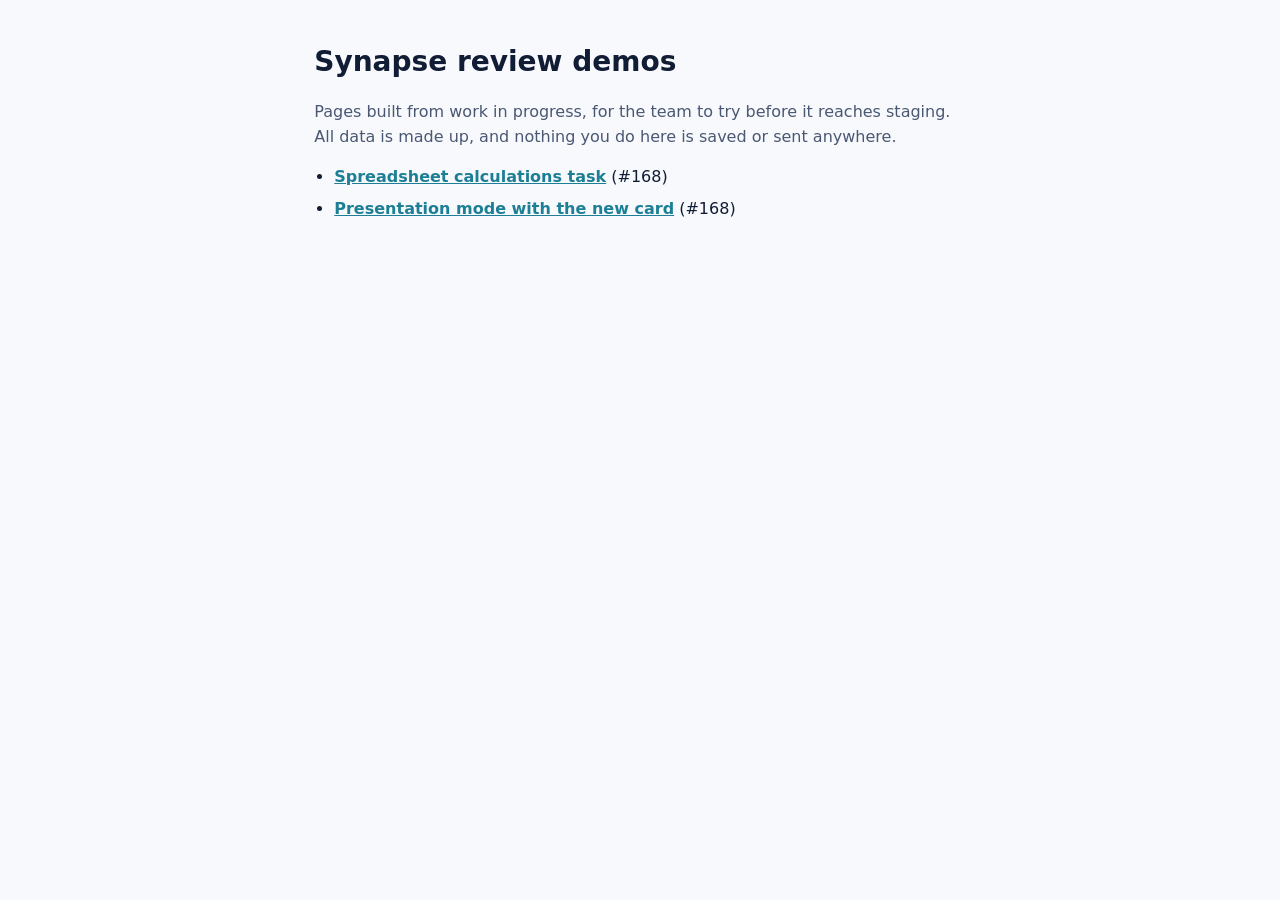
<file: builder/index.html>
<!doctype html>
<html lang="en">
<head>
<meta charset="utf-8">
<meta name="viewport" content="width=device-width, initial-scale=1">
<meta name="robots" content="noindex, nofollow">
<title>Synapse Review Demos</title>
<style>
  :root { --bg: #f7f9fc; --ink: #111c35; --dim: #4a5873; --line: #b8c2d1; --accent: #1c7f95; }
  @media (prefers-color-scheme: dark) { :root { --bg: #0f1726; --ink: #e8eef8; --dim: #a6b3c8; --line: #34425c; --accent: #5fc7dd; color-scheme: dark; } }
  body { margin: 0; background: var(--bg); color: var(--ink); font: 16px/1.6 system-ui, sans-serif; }
  main { max-width: 64ch; margin: 0 auto; padding: 40px 16px; display: grid; gap: 14px; }
  h1 { margin: 0; font-size: 28px; }
  p { margin: 0; color: var(--dim); }
  ul { margin: 0; padding-inline-start: 20px; display: grid; gap: 6px; }
  a { color: var(--accent); font-weight: 600; }
</style>
</head>
<body>
<main>
  <h1>Synapse review demos</h1>
  <p>Pages built from work in progress, for the team to try before it reaches staging. All data is made up, and nothing you do here is saved or sent anywhere.</p>
  <ul>
    <li><a href="./sheet-calc.html">Spreadsheet calculations task</a> (#168)</li>
    <li><a href="./presentation.html">Presentation mode with the new card</a> (#168)</li>
  </ul>
</main>
</body>
</html>
</file>
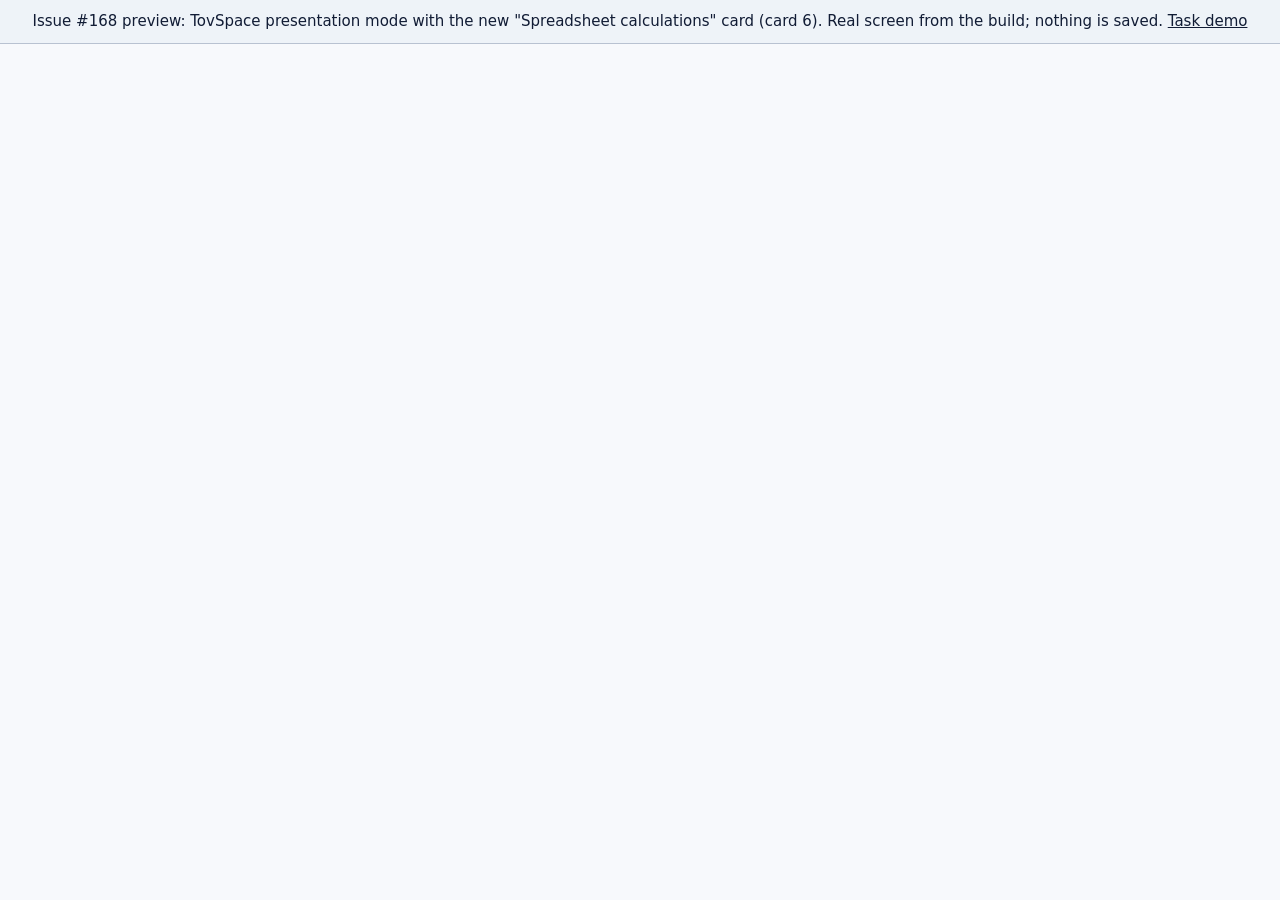
<file: builder/presentation.html>
<!doctype html>
<html lang="he" dir="rtl">
<head>
<meta charset="utf-8">
<meta name="viewport" content="width=device-width, initial-scale=1, viewport-fit=cover">
<meta name="robots" content="noindex, nofollow">
<title>Presentation Mode Preview</title>
<style>
  /* The real presentation screen, under a one-line note for reviewers. */
  :root { --note-bg: var(--card2, #eef3f8); --note-ink: var(--ink, #111c35); --note-line: var(--line, #b8c2d1); }
  @media (prefers-color-scheme: dark) { :root:not([data-theme="light"]) { color-scheme: dark; } }
  :root[data-theme="dark"] { color-scheme: dark; }
  body { margin: 0; background: var(--bg, #f7f9fc); color: var(--ink, #111c35); }
  .review-note {
    margin: 0; padding: 10px 16px; font: 15px/1.5 "Heebo Variable", system-ui, sans-serif;
    background: var(--note-bg); color: var(--note-ink); border-bottom: 1px solid var(--note-line); text-align: center;
  }
  .review-note a { color: inherit; }
</style>
</head>
<body>
<p class="review-note" dir="ltr" lang="en">Issue #168 preview: TovSpace presentation mode with the new "Spreadsheet calculations" card (card 6). Real screen from the build; nothing is saved. <a href="./sheet-calc.html">Task demo</a></p>
<div id="root"></div>
<script type="module" src="./presentation-entry.jsx"></script>
</body>
</html>
</file>
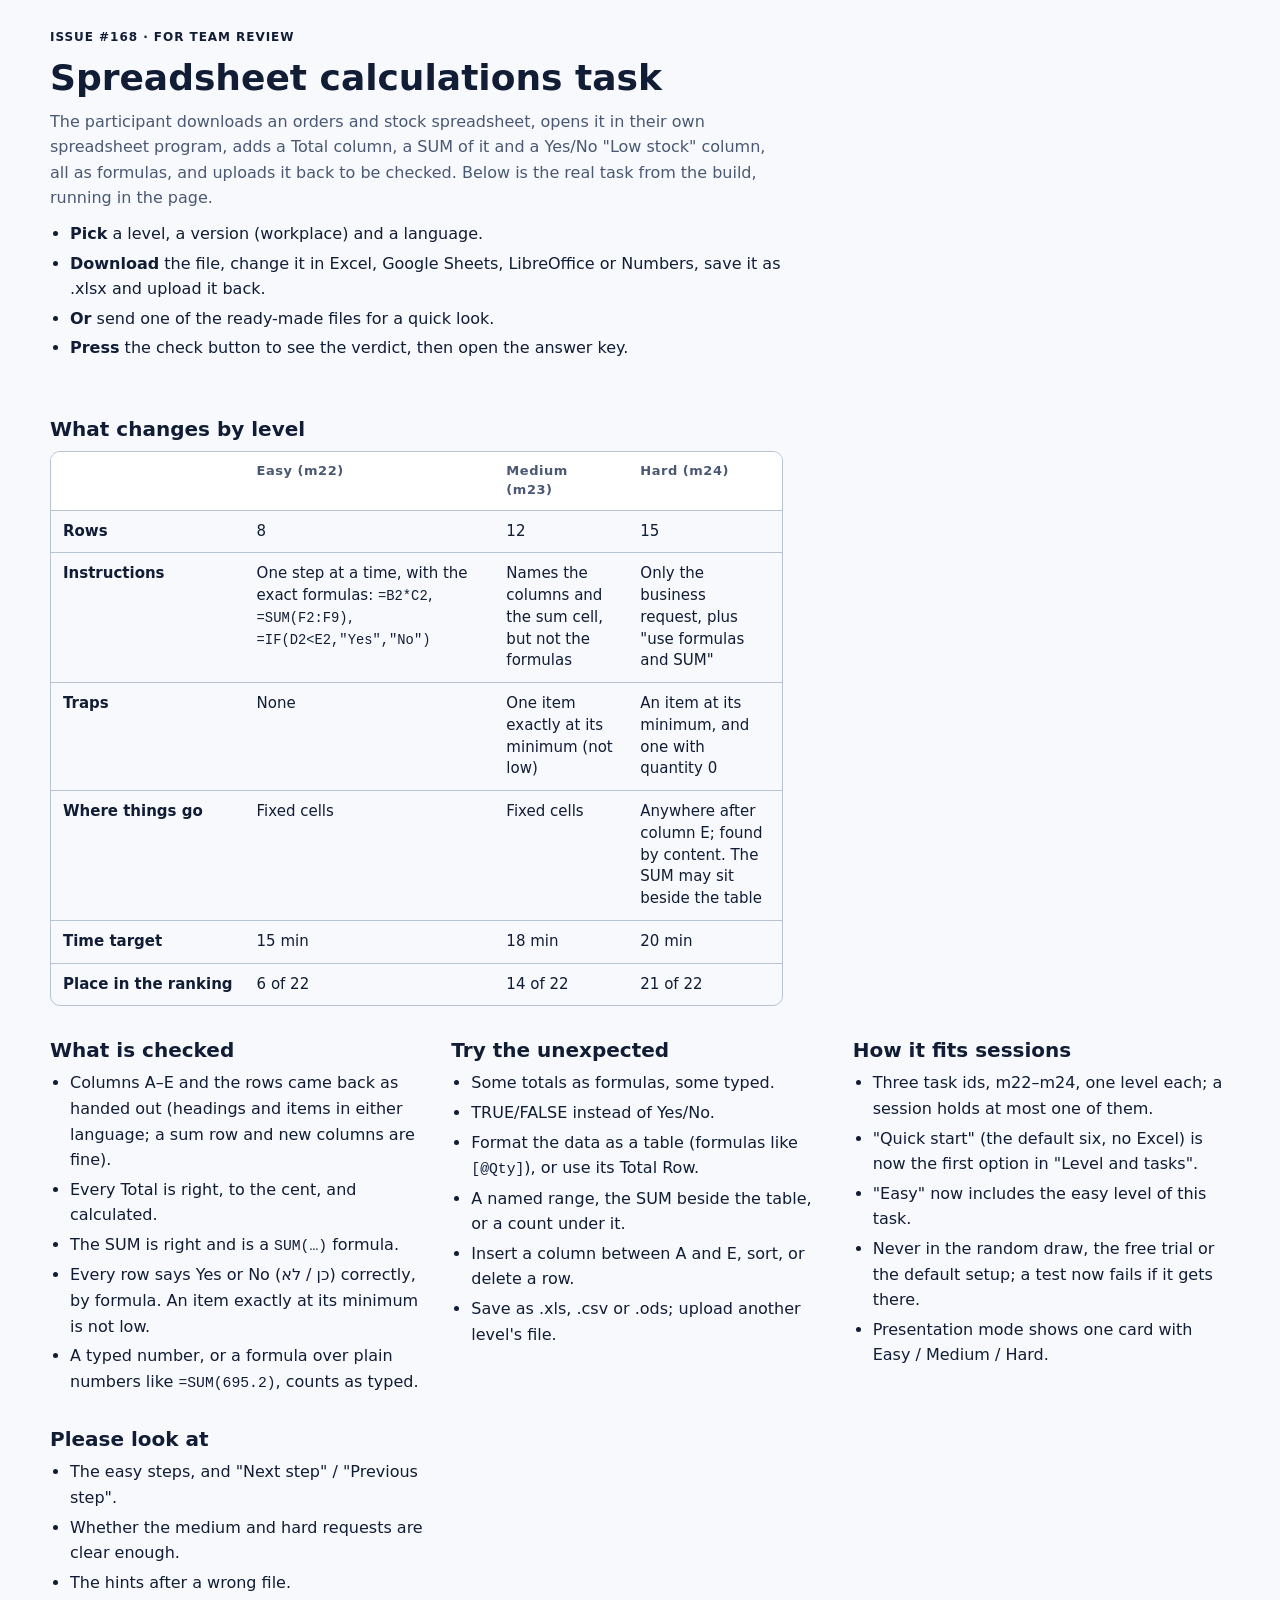
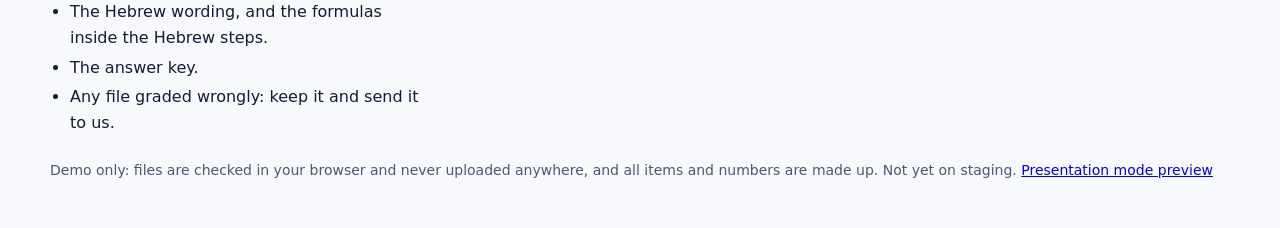
<file: builder/sheet-calc.html>
<!doctype html>
<html lang="en">
<head>
<meta charset="utf-8">
<meta name="viewport" content="width=device-width, initial-scale=1, viewport-fit=cover">
<meta name="robots" content="noindex, nofollow">
<title>Spreadsheet Calculations Task</title>
<style>
  /* Layout: a short brief, demo controls, the live task full width, then reference notes. */
  :root {
    --page-bg: var(--bg, #f7f9fc);
    --page-ink: var(--ink, #111c35);
    --page-dim: var(--dim, #4a5873);
    --page-line: var(--line, #b8c2d1);
    --page-card: var(--card, #ffffff);
    --page-accent: var(--cyan-deep, #1c93ac);
    --font-text: "Heebo Variable", system-ui, sans-serif;
  }
  @media (prefers-color-scheme: dark) { :root:not([data-theme="light"]) { color-scheme: dark; } }
  :root[data-theme="dark"] { color-scheme: dark; }
  body { margin: 0; background: var(--page-bg); color: var(--page-ink); font-family: var(--font-text); }
  .page {
    max-width: 1180px; margin: 0 auto; padding-block: 28px 48px;
    padding-left: max(16px, env(safe-area-inset-left, 0px));
    padding-right: max(16px, env(safe-area-inset-right, 0px));
    display: grid; gap: 24px;
  }
  .brief, .notes { max-width: 72ch; display: grid; gap: 10px; justify-self: left; width: 100%; }
  .eyebrow { font-size: 12px; font-weight: 700; letter-spacing: 0.08em; text-transform: uppercase; margin: 0; }
  h1 { font-size: clamp(26px, 4vw, 36px); line-height: 1.15; margin: 0; text-wrap: balance; }
  h2 { font-size: 20px; margin: 8px 0 0; text-wrap: balance; }
  p, li { font-size: 16px; line-height: 1.6; margin: 0; }
  .lede { color: var(--page-dim); }
  ul { margin: 0; padding-inline-start: 20px; display: grid; gap: 4px; }

  #sheet-demo { display: grid; gap: 16px; min-width: 0; }
  .sd-controls { display: grid; gap: 10px; }
  .sd-group { display: flex; flex-wrap: wrap; align-items: center; gap: 6px; }
  .sd-label { font-size: 13px; font-weight: 700; letter-spacing: 0.04em; text-transform: uppercase; color: var(--page-dim); min-width: 76px; }
  .sd-chip {
    font: inherit; font-size: 15px; padding: 6px 12px; border-radius: 999px; cursor: pointer;
    border: 1px solid var(--page-line); background: var(--page-card); color: var(--page-ink);
  }
  .sd-chip[aria-pressed="true"] { border-color: var(--page-accent); box-shadow: inset 0 0 0 1px var(--page-accent); font-weight: 600; }
  .sd-chip:focus-visible, .sd-file:focus-visible { outline: 2px solid var(--page-accent); outline-offset: 2px; }
  .sd-files { display: grid; gap: 12px; padding: 16px; border: 1px solid var(--page-line); border-radius: 10px; background: var(--page-card); }
  .sd-files h2 { margin: 0; font-size: 18px; }
  .sd-file-btns { display: grid; gap: 10px; grid-template-columns: repeat(auto-fit, minmax(min(100%, 220px), 1fr)); }
  .sd-file {
    font: inherit; text-align: start; display: grid; gap: 2px; cursor: pointer; padding: 10px 12px;
    border: 1px solid var(--page-line); border-radius: 8px; background: var(--page-bg); color: var(--page-ink);
  }
  .sd-file b { font-size: 15px; }
  .sd-file span { font-size: 14px; color: var(--page-dim); }
  .sd-note { font-size: 15px; color: var(--page-dim); }
  .sd-sheet summary { cursor: pointer; font-size: 15px; font-weight: 600; }
  .sd-table-wrap { overflow-x: auto; margin-top: 8px; border: 1px solid var(--page-line); border-radius: 8px; }
  .sd-table-wrap table { min-width: 0; font-size: 14px; }
  .sd-table-wrap th, .sd-table-wrap td { padding: 4px 10px; font-variant-numeric: tabular-nums; }
  .sd-stage { min-width: 0; }

  .table-wrap { overflow-x: auto; border: 1px solid var(--page-line); border-radius: 10px; }
  table { border-collapse: collapse; width: 100%; font-size: 15px; }
  .table-wrap table { min-width: 620px; }
  th, td { text-align: start; vertical-align: top; padding: 10px 12px; border-bottom: 1px solid var(--page-line); line-height: 1.45; }
  thead th { background: var(--page-card); font-size: 13px; letter-spacing: 0.04em; color: var(--page-dim); }
  tbody tr:last-child td, tbody tr:last-child th { border-bottom: 0; }
  tbody th { font-weight: 600; white-space: nowrap; }
  .notes-grid { display: grid; gap: 24px; grid-template-columns: repeat(auto-fit, minmax(min(100%, 320px), 1fr)); }
  .notes-grid > section { display: grid; gap: 8px; align-content: start; min-width: 0; }
  .foot { color: var(--page-dim); font-size: 14px; }
  code { font-size: 0.92em; }
</style>
</head>
<body>
<div class="page">
  <header class="brief" dir="ltr" lang="en">
    <p class="eyebrow">Issue #168 &middot; for team review</p>
    <h1>Spreadsheet calculations task</h1>
    <p class="lede">The participant downloads an orders and stock spreadsheet, opens it in their own spreadsheet program, adds a Total column, a SUM of it and a Yes/No "Low stock" column, all as formulas, and uploads it back to be checked. Below is the real task from the build, running in the page.</p>
    <ul>
      <li><b>Pick</b> a level, a version (workplace) and a language.</li>
      <li><b>Download</b> the file, change it in Excel, Google Sheets, LibreOffice or Numbers, save it as .xlsx and upload it back.</li>
      <li><b>Or</b> send one of the ready-made files for a quick look.</li>
      <li><b>Press</b> the check button to see the verdict, then open the answer key.</li>
    </ul>
  </header>

  <main aria-label="Live task">
    <div id="sheet-demo"></div>
  </main>

  <div class="notes" dir="ltr" lang="en">
    <h2>What changes by level</h2>
    <div class="table-wrap">
      <table>
        <thead><tr><th scope="col"></th><th scope="col">Easy (m22)</th><th scope="col">Medium (m23)</th><th scope="col">Hard (m24)</th></tr></thead>
        <tbody>
          <tr><th scope="row">Rows</th><td>8</td><td>12</td><td>15</td></tr>
          <tr><th scope="row">Instructions</th><td>One step at a time, with the exact formulas: <code>=B2*C2</code>, <code>=SUM(F2:F9)</code>, <code>=IF(D2&lt;E2,"Yes","No")</code></td><td>Names the columns and the sum cell, but not the formulas</td><td>Only the business request, plus "use formulas and SUM"</td></tr>
          <tr><th scope="row">Traps</th><td>None</td><td>One item exactly at its minimum (not low)</td><td>An item at its minimum, and one with quantity 0</td></tr>
          <tr><th scope="row">Where things go</th><td>Fixed cells</td><td>Fixed cells</td><td>Anywhere after column E; found by content. The SUM may sit beside the table</td></tr>
          <tr><th scope="row">Time target</th><td>15 min</td><td>18 min</td><td>20 min</td></tr>
          <tr><th scope="row">Place in the ranking</th><td>6 of 22</td><td>14 of 22</td><td>21 of 22</td></tr>
        </tbody>
      </table>
    </div>
  </div>

  <div class="notes-grid" dir="ltr" lang="en">
    <section>
      <h2>What is checked</h2>
      <ul>
        <li>Columns A–E and the rows came back as handed out (headings and items in either language; a sum row and new columns are fine).</li>
        <li>Every Total is right, to the cent, and calculated.</li>
        <li>The SUM is right and is a <code>SUM(…)</code> formula.</li>
        <li>Every row says Yes or No (כן / לא) correctly, by formula. An item exactly at its minimum is not low.</li>
        <li>A typed number, or a formula over plain numbers like <code>=SUM(695.2)</code>, counts as typed.</li>
      </ul>
    </section>
    <section>
      <h2>Try the unexpected</h2>
      <ul>
        <li>Some totals as formulas, some typed.</li>
        <li>TRUE/FALSE instead of Yes/No.</li>
        <li>Format the data as a table (formulas like <code>[@Qty]</code>), or use its Total Row.</li>
        <li>A named range, the SUM beside the table, or a count under it.</li>
        <li>Insert a column between A and E, sort, or delete a row.</li>
        <li>Save as .xls, .csv or .ods; upload another level's file.</li>
      </ul>
    </section>
    <section>
      <h2>How it fits sessions</h2>
      <ul>
        <li>Three task ids, m22–m24, one level each; a session holds at most one of them.</li>
        <li>"Quick start" (the default six, no Excel) is now the first option in "Level and tasks".</li>
        <li>"Easy" now includes the easy level of this task.</li>
        <li>Never in the random draw, the free trial or the default setup; a test now fails if it gets there.</li>
        <li>Presentation mode shows one card with Easy / Medium / Hard.</li>
      </ul>
    </section>
    <section>
      <h2>Please look at</h2>
      <ul>
        <li>The easy steps, and "Next step" / "Previous step".</li>
        <li>Whether the medium and hard requests are clear enough.</li>
        <li>The hints after a wrong file.</li>
        <li>The Hebrew wording, and the formulas inside the Hebrew steps.</li>
        <li>The answer key.</li>
        <li>Any file graded wrongly: keep it and send it to us.</li>
      </ul>
    </section>
  </div>

  <p class="foot" dir="ltr" lang="en">Demo only: files are checked in your browser and never uploaded anywhere, and all items and numbers are made up. Not yet on staging. <a href="./presentation.html">Presentation mode preview</a></p>
</div>
<script type="module" src="./demo-entry.jsx"></script>
</body>
</html>
</file>
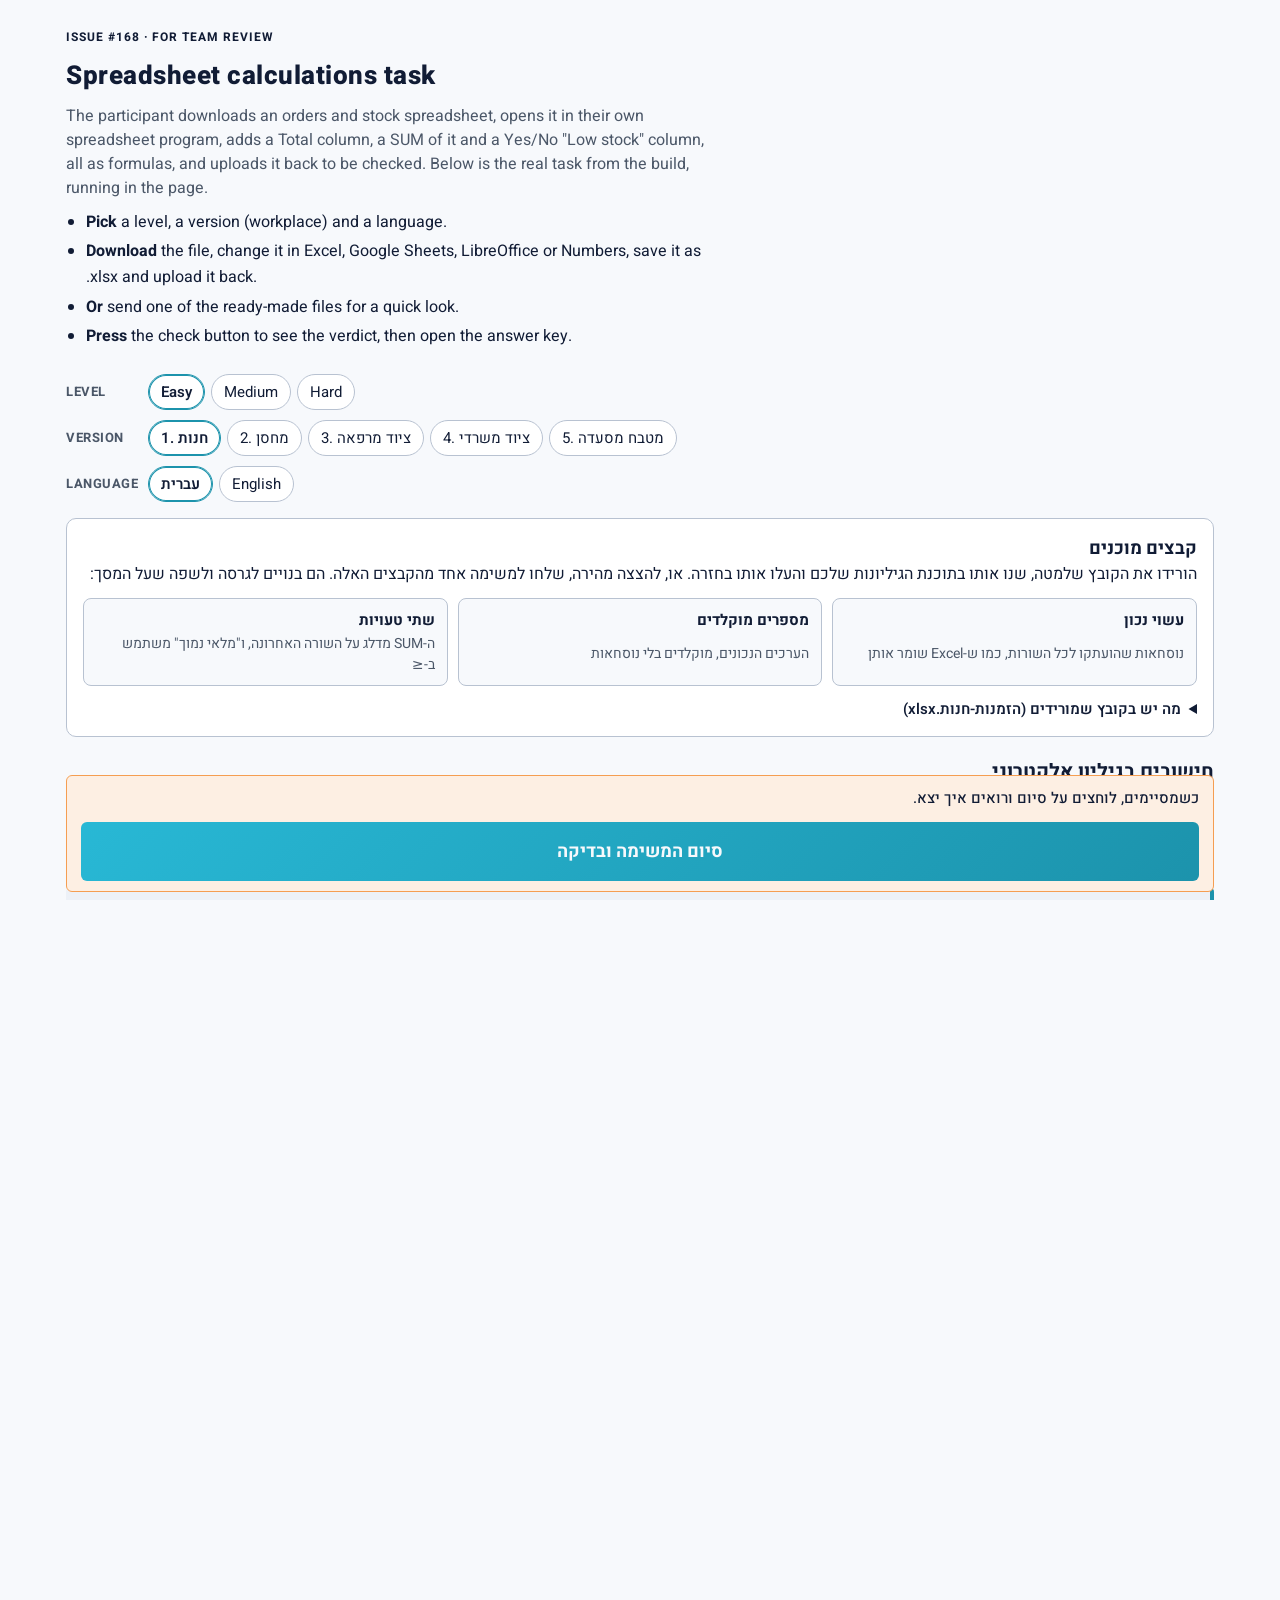
<file: docs/sheet-calc.html>
<!doctype html>
<html lang="en">
<head>
<meta charset="utf-8">
<meta name="viewport" content="width=device-width, initial-scale=1, viewport-fit=cover">
<meta name="robots" content="noindex, nofollow">
<title>Spreadsheet Calculations Task</title>
<style>:root{--page-bg:var(--bg,#f7f9fc);--page-ink:var(--ink,#111c35);--page-dim:var(--dim,#4a5873);--page-line:var(--line,#b8c2d1);--page-card:var(--card,#fff);--page-accent:var(--cyan-deep,#1c93ac);--font-text:"Heebo Variable", system-ui, sans-serif}@media (prefers-color-scheme:dark){:root:not([data-theme=light]){--lightningcss-light: ;--lightningcss-dark:initial;color-scheme:dark}}:root[data-theme=dark]{--lightningcss-light: ;--lightningcss-dark:initial;color-scheme:dark}body{background:var(--page-bg);color:var(--page-ink);font-family:var(--font-text);margin:0}.page{max-width:1180px;padding-block:28px 48px;padding-left:max(16px, env(safe-area-inset-left,0px));padding-right:max(16px, env(safe-area-inset-right,0px));gap:24px;margin:0 auto;display:grid}.brief,.notes{justify-self:left;gap:10px;width:100%;max-width:72ch;display:grid}.eyebrow{letter-spacing:.08em;text-transform:uppercase;margin:0;font-size:12px;font-weight:700}h1{text-wrap:balance;margin:0;font-size:clamp(26px,4vw,36px);line-height:1.15}h2{text-wrap:balance;margin:8px 0 0;font-size:20px}p,li{margin:0;font-size:16px;line-height:1.6}.lede{color:var(--page-dim)}ul{gap:4px;margin:0;padding-inline-start:20px;display:grid}#sheet-demo{gap:16px;min-width:0;display:grid}.sd-controls{gap:10px;display:grid}.sd-group{flex-wrap:wrap;align-items:center;gap:6px;display:flex}.sd-label{letter-spacing:.04em;text-transform:uppercase;color:var(--page-dim);min-width:76px;font-size:13px;font-weight:700}.sd-chip{font:inherit;cursor:pointer;border:1px solid var(--page-line);background:var(--page-card);color:var(--page-ink);border-radius:999px;padding:6px 12px;font-size:15px}.sd-chip[aria-pressed=true]{border-color:var(--page-accent);box-shadow:inset 0 0 0 1px var(--page-accent);font-weight:600}.sd-chip:focus-visible,.sd-file:focus-visible{outline:2px solid var(--page-accent);outline-offset:2px}.sd-files{border:1px solid var(--page-line);background:var(--page-card);border-radius:10px;gap:12px;padding:16px;display:grid}.sd-files h2{margin:0;font-size:18px}.sd-file-btns{grid-template-columns:repeat(auto-fit,minmax(min(100%,220px),1fr));gap:10px;display:grid}.sd-file{font:inherit;text-align:start;cursor:pointer;border:1px solid var(--page-line);background:var(--page-bg);color:var(--page-ink);border-radius:8px;gap:2px;padding:10px 12px;display:grid}.sd-file b{font-size:15px}.sd-file span{color:var(--page-dim);font-size:14px}.sd-note{color:var(--page-dim);font-size:15px}.sd-sheet summary{cursor:pointer;font-size:15px;font-weight:600}.sd-table-wrap{border:1px solid var(--page-line);border-radius:8px;margin-top:8px;overflow-x:auto}.sd-table-wrap table{min-width:0;font-size:14px}.sd-table-wrap th,.sd-table-wrap td{font-variant-numeric:tabular-nums;padding:4px 10px}.sd-stage{min-width:0}.table-wrap{border:1px solid var(--page-line);border-radius:10px;overflow-x:auto}table{border-collapse:collapse;width:100%;font-size:15px}.table-wrap table{min-width:620px}th,td{text-align:start;vertical-align:top;border-bottom:1px solid var(--page-line);padding:10px 12px;line-height:1.45}thead th{background:var(--page-card);letter-spacing:.04em;color:var(--page-dim);font-size:13px}tbody tr:last-child td,tbody tr:last-child th{border-bottom:0}tbody th{white-space:nowrap;font-weight:600}.notes-grid{grid-template-columns:repeat(auto-fit,minmax(min(100%,320px),1fr));gap:24px;display:grid}.notes-grid>section{align-content:start;gap:8px;min-width:0;display:grid}.foot{color:var(--page-dim);font-size:14px}code{font-size:.92em}</style>
  <script type="module" crossorigin src="./assets/sheet-calc-DNNiGwNc.js"></script>
  <link rel="modulepreload" crossorigin href="./assets/SheetCalculation-BRmoDPPv.js">
  <link rel="stylesheet" crossorigin href="./assets/SheetCalculation-D8kvfFcz.css">
</head>
<body>
<div class="page">
  <header class="brief" dir="ltr" lang="en">
    <p class="eyebrow">Issue #168 &middot; for team review</p>
    <h1>Spreadsheet calculations task</h1>
    <p class="lede">The participant downloads an orders and stock spreadsheet, opens it in their own spreadsheet program, adds a Total column, a SUM of it and a Yes/No "Low stock" column, all as formulas, and uploads it back to be checked. Below is the real task from the build, running in the page.</p>
    <ul>
      <li><b>Pick</b> a level, a version (workplace) and a language.</li>
      <li><b>Download</b> the file, change it in Excel, Google Sheets, LibreOffice or Numbers, save it as .xlsx and upload it back.</li>
      <li><b>Or</b> send one of the ready-made files for a quick look.</li>
      <li><b>Press</b> the check button to see the verdict, then open the answer key.</li>
    </ul>
  </header>

  <main aria-label="Live task">
    <div id="sheet-demo"></div>
  </main>

  <div class="notes" dir="ltr" lang="en">
    <h2>What changes by level</h2>
    <div class="table-wrap">
      <table>
        <thead><tr><th scope="col"></th><th scope="col">Easy (m22)</th><th scope="col">Medium (m23)</th><th scope="col">Hard (m24)</th></tr></thead>
        <tbody>
          <tr><th scope="row">Rows</th><td>8</td><td>12</td><td>15</td></tr>
          <tr><th scope="row">Instructions</th><td>One step at a time, with the exact formulas: <code>=B2*C2</code>, <code>=SUM(F2:F9)</code>, <code>=IF(D2&lt;E2,"Yes","No")</code></td><td>Names the columns and the sum cell, but not the formulas</td><td>Only the business request, plus "use formulas and SUM"</td></tr>
          <tr><th scope="row">Traps</th><td>None</td><td>One item exactly at its minimum (not low)</td><td>An item at its minimum, and one with quantity 0</td></tr>
          <tr><th scope="row">Where things go</th><td>Fixed cells</td><td>Fixed cells</td><td>Anywhere after column E; found by content. The SUM may sit beside the table</td></tr>
          <tr><th scope="row">Time target</th><td>15 min</td><td>18 min</td><td>20 min</td></tr>
          <tr><th scope="row">Place in the ranking</th><td>6 of 22</td><td>14 of 22</td><td>21 of 22</td></tr>
        </tbody>
      </table>
    </div>
  </div>

  <div class="notes-grid" dir="ltr" lang="en">
    <section>
      <h2>What is checked</h2>
      <ul>
        <li>Columns A–E and the rows came back as handed out (headings and items in either language; a sum row and new columns are fine).</li>
        <li>Every Total is right, to the cent, and calculated.</li>
        <li>The SUM is right and is a <code>SUM(…)</code> formula.</li>
        <li>Every row says Yes or No (כן / לא) correctly, by formula. An item exactly at its minimum is not low.</li>
        <li>A typed number, or a formula over plain numbers like <code>=SUM(695.2)</code>, counts as typed.</li>
      </ul>
    </section>
    <section>
      <h2>Try the unexpected</h2>
      <ul>
        <li>Some totals as formulas, some typed.</li>
        <li>TRUE/FALSE instead of Yes/No.</li>
        <li>Format the data as a table (formulas like <code>[@Qty]</code>), or use its Total Row.</li>
        <li>A named range, the SUM beside the table, or a count under it.</li>
        <li>Insert a column between A and E, sort, or delete a row.</li>
        <li>Save as .xls, .csv or .ods; upload another level's file.</li>
      </ul>
    </section>
    <section>
      <h2>How it fits sessions</h2>
      <ul>
        <li>Three task ids, m22–m24, one level each; a session holds at most one of them.</li>
        <li>"Quick start" (the default six, no Excel) is now the first option in "Level and tasks".</li>
        <li>"Easy" now includes the easy level of this task.</li>
        <li>Never in the random draw, the free trial or the default setup; a test now fails if it gets there.</li>
        <li>Presentation mode shows one card with Easy / Medium / Hard.</li>
      </ul>
    </section>
    <section>
      <h2>Please look at</h2>
      <ul>
        <li>The easy steps, and "Next step" / "Previous step".</li>
        <li>Whether the medium and hard requests are clear enough.</li>
        <li>The hints after a wrong file.</li>
        <li>The Hebrew wording, and the formulas inside the Hebrew steps.</li>
        <li>The answer key.</li>
        <li>Any file graded wrongly: keep it and send it to us.</li>
      </ul>
    </section>
  </div>

  <p class="foot" dir="ltr" lang="en">Demo only: files are checked in your browser and never uploaded anywhere, and all items and numbers are made up. Not yet on staging. <a href="./presentation.html">Presentation mode preview</a></p>
</div>
</body>
</html>
</file>
<file: docs/assets/SheetCalculation-D8kvfFcz.css>
@font-face{font-family:Heebo Variable;font-style:normal;font-display:swap;font-weight:100 900;src:url(./heebo-hebrew-wght-normal-BPH8bhzJ.woff2)format("woff2-variations");unicode-range:U+307-308,U+590-5FF,U+200C-2010,U+20AA,U+25CC,U+FB1D-FB4F}@font-face{font-family:Heebo Variable;font-style:normal;font-display:swap;font-weight:100 900;src:url(./heebo-math-wght-normal-9gsQVfT-.woff2)format("woff2-variations");unicode-range:U+302-303,U+305,U+307-308,U+310,U+312,U+315,U+31A,U+326-327,U+32C,U+32F-330,U+332-333,U+338,U+33A,U+346,U+34D,U+391-3A1,U+3A3-3A9,U+3B1-3C9,U+3D1,U+3D5-3D6,U+3F0-3F1,U+3F4-3F5,U+2016-2017,U+2034-2038,U+203C,U+2040,U+2043,U+2047,U+2050,U+2057,U+205F,U+2070-2071,U+2074-208E,U+2090-209C,U+20D0-20DC,U+20E1,U+20E5-20EF,U+2100-2112,U+2114-2115,U+2117-2121,U+2123-214F,U+2190,U+2192,U+2194-21AE,U+21B0-21E5,U+21F1-21F2,U+21F4-2211,U+2213-2214,U+2216-22FF,U+2308-230B,U+2310,U+2319,U+231C-2321,U+2336-237A,U+237C,U+2395,U+239B-23B7,U+23D0,U+23DC-23E1,U+2474-2475,U+25AF,U+25B3,U+25B7,U+25BD,U+25C1,U+25CA,U+25CC,U+25FB,U+266D-266F,U+27C0-27FF,U+2900-2AFF,U+2B0E-2B11,U+2B30-2B4C,U+2BFE,U+3030,U+FF5B,U+FF5D,U+1D400-1D7FF,U+1EE??}@font-face{font-family:Heebo Variable;font-style:normal;font-display:swap;font-weight:100 900;src:url(./heebo-symbols-wght-normal-CDk8D5aH.woff2)format("woff2-variations");unicode-range:U+1-C,U+E-1F,U+7F-9F,U+20DD-20E0,U+20E2-20E4,U+2150-218F,U+2190,U+2192,U+2194-2199,U+21AF,U+21E6-21F0,U+21F3,U+2218-2219,U+2299,U+22C4-22C6,U+2300-243F,U+2440-244A,U+2460-24FF,U+25A0-27BF,U+28??,U+2921-2922,U+2981,U+29BF,U+29EB,U+2B??,U+4DC0-4DFF,U+FFF9-FFFB,U+10140-1018E,U+10190-1019C,U+101A0,U+101D0-101FD,U+102E0-102FB,U+10E60-10E7E,U+1D2C0-1D2D3,U+1D2E0-1D37F,U+1F0??,U+1F100-1F1AD,U+1F1E6-1F1FF,U+1F30D-1F30F,U+1F315,U+1F31C,U+1F31E,U+1F320-1F32C,U+1F336,U+1F378,U+1F37D,U+1F382,U+1F393-1F39F,U+1F3A7-1F3A8,U+1F3AC-1F3AF,U+1F3C2,U+1F3C4-1F3C6,U+1F3CA-1F3CE,U+1F3D4-1F3E0,U+1F3ED,U+1F3F1-1F3F3,U+1F3F5-1F3F7,U+1F408,U+1F415,U+1F41F,U+1F426,U+1F43F,U+1F441-1F442,U+1F444,U+1F446-1F449,U+1F44C-1F44E,U+1F453,U+1F46A,U+1F47D,U+1F4A3,U+1F4B0,U+1F4B3,U+1F4B9,U+1F4BB,U+1F4BF,U+1F4C8-1F4CB,U+1F4D6,U+1F4DA,U+1F4DF,U+1F4E3-1F4E6,U+1F4EA-1F4ED,U+1F4F7,U+1F4F9-1F4FB,U+1F4FD-1F4FE,U+1F503,U+1F507-1F50B,U+1F50D,U+1F512-1F513,U+1F53E-1F54A,U+1F54F-1F5FA,U+1F610,U+1F650-1F67F,U+1F687,U+1F68D,U+1F691,U+1F694,U+1F698,U+1F6AD,U+1F6B2,U+1F6B9-1F6BA,U+1F6BC,U+1F6C6-1F6CF,U+1F6D3-1F6D7,U+1F6E0-1F6EA,U+1F6F0-1F6F3,U+1F6F7-1F6FC,U+1F7??,U+1F800-1F80B,U+1F810-1F847,U+1F850-1F859,U+1F860-1F887,U+1F890-1F8AD,U+1F8B0-1F8BB,U+1F8C0-1F8C1,U+1F900-1F90B,U+1F93B,U+1F946,U+1F984,U+1F996,U+1F9E9,U+1FA00-1FA6F,U+1FA70-1FA7C,U+1FA80-1FA89,U+1FA8F-1FAC6,U+1FACE-1FADC,U+1FADF-1FAE9,U+1FAF0-1FAF8,U+1FB??}@font-face{font-family:Heebo Variable;font-style:normal;font-display:swap;font-weight:100 900;src:url(./heebo-latin-ext-wght-normal-D5vEfs3i.woff2)format("woff2-variations");unicode-range:U+100-2BA,U+2BD-2C5,U+2C7-2CC,U+2CE-2D7,U+2DD-2FF,U+304,U+308,U+329,U+1D00-1DBF,U+1E00-1E9F,U+1EF2-1EFF,U+2020,U+20A0-20AB,U+20AD-20C0,U+2113,U+2C60-2C7F,U+A720-A7FF}@font-face{font-family:Heebo Variable;font-style:normal;font-display:swap;font-weight:100 900;src:url(./heebo-latin-wght-normal-CXdlclQD.woff2)format("woff2-variations");unicode-range:U+??,U+131,U+152-153,U+2BB-2BC,U+2C6,U+2DA,U+2DC,U+304,U+308,U+329,U+2000-206F,U+20AC,U+2122,U+2191,U+2193,U+2212,U+2215,U+FEFF,U+FFFD}:root{--bg:#f7f9fc;--card:#fff;--card2:#edf1f7;--line:#b8c2d1;--ink:#111c35;--dim:#4b5768;--amber:#f59e52;--amber-deep:#d97c36;--cyan:#28b8d5;--cyan-deep:#1c93ac;--good:#39b980;--soft:#dc2626;--violet:#8b6fd6;--violet-deep:#6f52b8;--lessons:#6f52b8;--lessons-ink:#55409a;--lessons-on:#fff;--student-blue:#2563eb;--student-orange:#ea580c;--student-green:#16a34a;--student-purple:#7c3aed;--student-pink:#db2777;--student-teal:#0891b2;--student-amber:#ca8a04;--student-slate:#64748b;--hero-from:#0e7490;--hero-to:#0b566b;--hero-ink:#fff;--hero-ink-dim:#cfe8f0;--hero-line:#2b8ba8;--radius-sm:4px;--radius-md:6px;--radius-lg:8px;--space-1:6px;--space-2:10px;--space-3:14px;--space-4:20px;--font:"Heebo Variable", system-ui, -apple-system, "Segoe UI", Arial, sans-serif;--font-mono:ui-monospace, Consolas, monospace;--shadow-card:0 1px 2px #111c350f, 0 4px 12px #111c3514;--shadow-pop:0 2px 4px #111c3512, 0 8px 20px #111c351f;--scrim:#111c358c;--noa-bg:#111c35;--noa-border:#2a3c63;--noa-ink:#f7f9fc;--noa-accent:#28b8d5;--term-bg:#0a0f1c;--term-row-hi:#13213c;--term-ink:#9fb4d8;--term-ink-strong:#e8eefc;--a11y-scale:1}:root[data-text-scale="1"]{--a11y-scale:1.15}:root[data-text-scale="2"]{--a11y-scale:1.32}:root[data-line-height="1"]{--a11y-line-height:2}:root[data-line-height="2"]{--a11y-line-height:3}:root[data-line-height="3"]{--a11y-line-height:4}@media (prefers-color-scheme:dark){:root{--bg:#111c35;--card:#182a4d;--card2:#203a66;--line:#3e4e70;--ink:#f7f9fc;--dim:#b8c2d1;--amber:#f5a868;--amber-deep:#f59e52;--cyan:#4fd1e8;--cyan-deep:#28b8d5;--good:#5fcb9a;--soft:#f87171;--violet:#a78be0;--violet-deep:#8b6fd6;--lessons:#a38bf0;--lessons-ink:#c4b4ff;--lessons-on:#140c2e;--student-blue:#60a5fa;--student-orange:#fb923c;--student-green:#4ade80;--student-purple:#a78bfa;--student-pink:#f472b6;--student-teal:#22d3ee;--student-amber:#facc15;--student-slate:#94a3b8;--hero-from:#0b4a5c;--hero-to:#072f3d;--hero-ink:#e8eefc;--hero-ink-dim:#a7c6d3;--hero-line:#17607a;--shadow-card:0 1px 2px #0000003d, 0 4px 12px #0000004d;--shadow-pop:0 2px 4px #00000047, 0 8px 20px #0000005c;--scrim:#0000009e}}:root[data-theme=light]{--bg:#f7f9fc;--card:#fff;--card2:#edf1f7;--line:#b8c2d1;--ink:#111c35;--dim:#4b5768;--amber:#f59e52;--amber-deep:#d97c36;--cyan:#28b8d5;--cyan-deep:#1c93ac;--good:#39b980;--soft:#dc2626;--violet:#8b6fd6;--violet-deep:#6f52b8;--lessons:#6f52b8;--lessons-ink:#55409a;--lessons-on:#fff;--student-blue:#2563eb;--student-orange:#ea580c;--student-green:#16a34a;--student-purple:#7c3aed;--student-pink:#db2777;--student-teal:#0891b2;--student-amber:#ca8a04;--student-slate:#64748b;--hero-from:#0e7490;--hero-to:#0b566b;--hero-ink:#fff;--hero-ink-dim:#cfe8f0;--hero-line:#2b8ba8;--shadow-card:0 1px 2px #111c350f, 0 4px 12px #111c3514;--shadow-pop:0 2px 4px #111c3512, 0 8px 20px #111c351f;--scrim:#111c358c}:root[data-theme=dark]{--bg:#111c35;--card:#182a4d;--card2:#203a66;--line:#3e4e70;--ink:#f7f9fc;--dim:#b8c2d1;--amber:#f5a868;--amber-deep:#f59e52;--cyan:#4fd1e8;--cyan-deep:#28b8d5;--good:#5fcb9a;--soft:#f87171;--violet:#a78be0;--violet-deep:#8b6fd6;--lessons:#a38bf0;--lessons-ink:#c4b4ff;--lessons-on:#140c2e;--student-blue:#60a5fa;--student-orange:#fb923c;--student-green:#4ade80;--student-purple:#a78bfa;--student-pink:#f472b6;--student-teal:#22d3ee;--student-amber:#facc15;--student-slate:#94a3b8;--hero-from:#0b4a5c;--hero-to:#072f3d;--hero-ink:#e8eefc;--hero-ink-dim:#a7c6d3;--hero-line:#17607a;--shadow-card:0 1px 2px #0000003d, 0 4px 12px #0000004d;--shadow-pop:0 2px 4px #00000047, 0 8px 20px #0000005c;--scrim:#0000009e}:root[data-contrast=high]{--bg:#fff;--card:#fff;--card2:#f0f0f0;--ink:#000;--dim:#000;--line:#000;--cyan:#005a8d;--good:#006400;--lessons:#4b2a99;--lessons-ink:#000;--lessons-on:#fff;--hero-from:#fff;--hero-to:#fff;--hero-ink:#000;--hero-ink-dim:#000;--hero-line:#000}@media (prefers-color-scheme:dark){:root[data-contrast=high]{--bg:#000;--card:#000;--card2:#111;--ink:#fff;--dim:#fff;--line:#fff;--cyan:#0ff;--good:#0f6;--lessons:#d4c4ff;--lessons-ink:#fff;--lessons-on:#000;--hero-from:#000;--hero-to:#000;--hero-ink:#fff;--hero-ink-dim:#fff;--hero-line:#fff}}:root[data-theme=light][data-contrast=high]{--bg:#fff;--card:#fff;--card2:#f0f0f0;--ink:#000;--dim:#000;--line:#000;--cyan:#005a8d;--good:#006400;--lessons:#4b2a99;--lessons-ink:#000;--lessons-on:#fff;--hero-from:#fff;--hero-to:#fff;--hero-ink:#000;--hero-ink-dim:#000;--hero-line:#000}:root[data-theme=dark][data-contrast=high]{--bg:#000;--card:#000;--card2:#111;--ink:#fff;--dim:#fff;--line:#fff;--cyan:#0ff;--good:#0f6;--lessons:#d4c4ff;--lessons-ink:#fff;--lessons-on:#000;--hero-from:#000;--hero-to:#000;--hero-ink:#fff;--hero-ink-dim:#fff;--hero-line:#fff}:root[data-contrast=high] button,:root[data-contrast=high] input,:root[data-contrast=high] select,:root[data-contrast=high] textarea{border:2px solid var(--ink)}*{box-sizing:border-box;-webkit-tap-highlight-color:transparent}html,body{background:var(--bg);color:var(--ink);font-family:var(--font);overscroll-behavior:none;height:100%;margin:0;padding:0;overflow-x:hidden}#root{flex-direction:column;max-width:480px;min-height:100dvh;margin:0 auto;padding:14px 14px 24px;display:flex}@media (width>=700px){#root{max-width:640px}}@media (width>=1024px){#root{max-width:800px}}h1{font-size:calc(26px * var(--a11y-scale,1));letter-spacing:.5px;margin:6px 0 2px;font-weight:800}h2{font-size:calc(20px * var(--a11y-scale,1));margin:4px 0 8px;font-weight:700}h3{font-weight:700}.sub{color:var(--ink);font-size:calc(15px * var(--a11y-scale,1));font-weight:500;line-height:var(--a11y-line-height,1.7);text-align:justify;margin:0 0 10px}p{line-height:var(--a11y-line-height,normal)}.center{text-align:center}@keyframes fadeIn{0%{opacity:0;transform:translateY(6px)}to{opacity:1;transform:none}}.fade-in{animation:.35s fadeIn}@keyframes shake{0%,to{transform:none}25%{transform:translate(5px)}75%{transform:translate(-5px)}}.shake{animation:.35s shake}.mono{font-family:var(--font-mono);direction:ltr;unicode-bidi:isolate}.row{gap:8px;display:flex}.row .btn{flex:1}.foot{text-align:center;color:var(--dim);font-size:calc(11px * var(--a11y-scale,1));margin-top:14px}@media (height<=700px){#root{padding:8px 14px 16px}h1{font-size:calc(23px * var(--a11y-scale,1))}.brain-wrap{width:min(210px,52%)}.card{margin:6px 0;padding:11px}.btn{min-height:48px;padding:13px}}.sr-only{clip-path:inset(50%);white-space:nowrap;border:0;width:1px;height:1px;margin:-1px;padding:0;position:absolute;overflow:hidden}.tov-topbar{background:var(--card);border:1px solid var(--line);border-radius:var(--radius-md);flex-wrap:wrap;justify-content:center;align-items:center;gap:8px 16px;margin-bottom:14px;padding:8px 14px;display:flex}.tov-topbar-status{flex-wrap:wrap;flex:100%;justify-content:center;align-items:center;gap:8px 14px;display:flex}.tov-topbar-actions{flex-wrap:wrap;flex:100%;justify-content:center;align-items:center;gap:6px 14px;display:flex}.tov-stat-group{flex-wrap:wrap;align-items:center;gap:8px 14px;display:inline-flex}.tov-stat{white-space:nowrap;align-items:baseline;gap:6px;display:inline-flex}.tov-stat-label{color:var(--dim);font-size:calc(12.5px * var(--a11y-scale,1))}.tov-stat-divider{background:var(--line);align-self:center;width:1px;height:16px}.tov-timer{font-family:var(--font-mono);color:var(--ink);font-weight:600;font-size:calc(13.5px * var(--a11y-scale,1));direction:ltr;unicode-bidi:isolate}.tov-over-target{color:var(--amber-deep);font-weight:700}.tov-timing-row{border-bottom:1px solid var(--line);flex-wrap:wrap;align-items:baseline;gap:10px;padding:8px 14px;display:flex}.tov-timing-row:last-child{border-bottom:none}.tov-timing-label{font-weight:600;font-size:calc(13px * var(--a11y-scale,1));min-width:64px}.tov-banner{background:var(--card2);border-inline-start:4px solid var(--cyan-deep);border-radius:var(--radius-sm);font-size:calc(14px * var(--a11y-scale,1));line-height:var(--a11y-line-height,1.5);margin-bottom:14px;padding:12px 14px}.tov-banner.changed{border-inline-start-color:var(--amber);background:color-mix(in srgb, var(--amber) 12%, var(--card2))}.tov-hint{font-size:calc(12.5px * var(--a11y-scale,1));color:var(--dim);margin:0 0 10px}.tov-progress{font-size:calc(12.5px * var(--a11y-scale,1));color:var(--dim);margin-bottom:8px}.tov-explorer-help{background:var(--card2);border:1px solid var(--line);border-radius:var(--radius-md);font-size:calc(13.5px * var(--a11y-scale,1));line-height:var(--a11y-line-height,1.5);margin-bottom:12px;padding:8px 12px}.tov-explorer-help summary{cursor:pointer;min-height:calc(32px * var(--a11y-scale,1));align-items:center;gap:8px;font-weight:700;display:flex}.tov-explorer-help ul{margin:6px 0 4px;padding-inline-start:22px}.tov-explorer-help li+li{margin-top:4px}.tov-explorer{font-size:calc(14px * var(--a11y-scale,1));color:var(--ink)}.tov-explorer-appicon,.tov-explorer-foldericon{color:var(--amber-deep);flex-shrink:0;display:inline-flex}.tov-explorer-fileicon{color:var(--cyan-deep);flex-shrink:0;display:inline-flex}.tov-explorer-cmdbar{border-bottom:1px solid var(--line);background:var(--card);flex-wrap:wrap;align-items:center;gap:2px;padding:6px 8px;display:flex}.tov-explorer-cmd,.tov-explorer-back,.tov-explorer-crumb,.tov-explorer-navitem{border-radius:var(--radius-sm);color:var(--ink);font:inherit;font-size:calc(13.5px * var(--a11y-scale,1));cursor:pointer;background:0 0;border:1px solid #0000;align-items:center;gap:6px;display:inline-flex}.tov-explorer-cmd{min-height:calc(40px * var(--a11y-scale,1));padding:0 10px}.tov-explorer-cmd:hover:not(:disabled),.tov-explorer-back:hover:not(:disabled),.tov-explorer-crumb:hover,.tov-explorer-navitem:hover{background:color-mix(in srgb, var(--cyan) 12%, var(--card))}.tov-explorer-cmd:disabled,.tov-explorer-back:disabled{color:var(--dim);opacity:.5;cursor:default}.tov-explorer-cmd:focus-visible,.tov-explorer-back:focus-visible,.tov-explorer-crumb:focus-visible,.tov-explorer-navitem:focus-visible{outline:2px solid var(--cyan-deep);outline-offset:-2px}.tov-explorer-cmdsep{background:var(--line);align-self:stretch;width:1px;margin:6px 4px}.tov-explorer-address{border-bottom:1px solid var(--line);background:var(--card);align-items:center;gap:8px;padding:6px 8px;display:flex}.tov-explorer-back{min-height:calc(36px * var(--a11y-scale,1));border-color:var(--line);flex-shrink:0;padding:0 10px}.tov-explorer-crumbs{min-width:0;min-height:calc(36px * var(--a11y-scale,1));border:1px solid var(--line);border-radius:var(--radius-sm);background:var(--card);flex-wrap:wrap;flex:auto;align-items:center;gap:2px;padding:2px 6px;display:flex}.tov-explorer-crumb{overflow-wrap:anywhere;padding:3px 6px}.tov-explorer-crumb.current{cursor:default;font-weight:600}.tov-explorer-crumbsep{color:var(--dim)}.tov-explorer-body{grid-template-columns:minmax(140px,30%) minmax(0,1fr);min-height:260px;display:grid}.tov-explorer-nav{border-inline-end:1px solid var(--line);background:color-mix(in srgb, var(--card2) 55%, var(--card));flex-direction:column;gap:2px;min-width:0;padding:6px;display:flex}.tov-explorer-navitem{width:100%;min-height:calc(38px * var(--a11y-scale,1));text-align:start;overflow-wrap:anywhere;padding:4px 8px}.tov-explorer-navfolder{padding-inline-start:22px}.tov-explorer-navitem.current{background:color-mix(in srgb, var(--cyan) 18%, var(--card));font-weight:600}.tov-explorer-navitem.drop{background:color-mix(in srgb, var(--cyan) 28%, var(--card));border:2px dashed var(--cyan-deep)}.tov-explorer-main{flex-direction:column;min-width:0;display:flex}.tov-explorer-head,.tov-explorer-row{grid-template-columns:minmax(0,2.2fr) minmax(0,1fr) minmax(0,1fr);align-items:center;gap:10px;display:grid}.tov-explorer-head{border-bottom:1px solid var(--line);font-size:calc(12.5px * var(--a11y-scale,1));color:var(--dim);padding:6px 14px}.tov-explorer-list{flex:auto;min-height:200px;margin:0;padding:4px;list-style:none}.tov-explorer-row{min-height:calc(40px * var(--a11y-scale,1));border-radius:var(--radius-sm);cursor:default;-webkit-user-select:none;user-select:none;-webkit-touch-callout:none;border:1px solid #0000;padding:4px 10px}.tov-explorer-row[draggable=true]{cursor:grab}.tov-explorer-row:hover{background:color-mix(in srgb, var(--cyan) 8%, var(--card))}.tov-explorer-row.selected{background:color-mix(in srgb, var(--cyan) 20%, var(--card));border-color:var(--cyan)}.tov-explorer-row:focus-visible{outline:2px solid var(--cyan-deep);outline-offset:-2px}.tov-explorer-row.dragging{opacity:.5}.tov-explorer-name{align-items:center;gap:8px;min-width:0;display:flex}.tov-explorer-nametext{overflow-wrap:anywhere}.tov-explorer-status,.tov-explorer-row .tov-explorer-typecol{color:var(--dim);font-size:calc(13px * var(--a11y-scale,1));overflow-wrap:anywhere}.tov-explorer-nameinput{border:1px solid var(--cyan-deep);border-radius:var(--radius-sm);background:var(--card);min-width:0;color:var(--ink);font:inherit;font-size:calc(16px * var(--a11y-scale,1));-webkit-user-select:text;user-select:text;flex:auto;padding:3px 6px}.tov-explorer-nameinput:focus{outline:2px solid var(--cyan);outline-offset:0}.tov-explorer-empty{text-align:center;color:var(--dim);padding:28px 10px}.tov-explorer-statusbar{border-top:1px solid var(--line);background:var(--card2);color:var(--dim);font-size:calc(12px * var(--a11y-scale,1));flex-wrap:wrap;gap:16px;padding:4px 12px;display:flex}@media (width<=560px){.tov-explorer-body{grid-template-columns:minmax(0,1fr)}.tov-explorer-nav{border-inline-end:0;border-bottom:1px solid var(--line);flex-flow:wrap}.tov-explorer-navitem{width:auto}.tov-explorer-navfolder{padding-inline-start:8px}.tov-explorer-head,.tov-explorer-row{grid-template-columns:minmax(0,2fr) minmax(0,1fr)}.tov-explorer-typecol{display:none}}@media (width<=380px){.tov-explorer-cmd{gap:4px;padding:0 7px}.tov-explorer-address{flex-wrap:wrap}.tov-explorer-row{gap:6px;padding:4px 6px}}.tov-frozen{opacity:.72;pointer-events:none;transition:opacity .15s}.tov-floating-done{z-index:2;background:color-mix(in srgb, var(--amber) 16%, var(--card));border:1px solid var(--amber);border-radius:var(--radius-md);flex-wrap:wrap;justify-content:space-between;align-items:center;gap:10px;margin-top:16px;padding:10px 14px;display:flex;position:sticky;bottom:8px}.tov-input,.tov-select,.tov-textarea{border:1px solid var(--line);background:var(--card);width:100%;color:var(--ink);border-radius:var(--radius-sm);font-family:inherit;font-size:calc(16px * var(--a11y-scale,1));padding:12px 13px}.tov-textarea{resize:vertical;min-height:60px}.tov-select{appearance:none;min-width:calc(110px * var(--a11y-scale,1));cursor:pointer;background-repeat:no-repeat;background-size:calc(8px * var(--a11y-scale,1)) calc(8px * var(--a11y-scale,1));background-image:linear-gradient(45deg, transparent 50%, var(--ink) 50%), linear-gradient(135deg, var(--ink) 50%, transparent 50%);background-position:right calc(22px * var(--a11y-scale,1)) center, right calc(14px * var(--a11y-scale,1)) center;padding-inline-end:calc(36px * var(--a11y-scale,1))}.tov-select::-ms-expand{display:none}html[dir=rtl] .tov-select{background-position:left calc(14px * var(--a11y-scale,1)) center, left calc(22px * var(--a11y-scale,1)) center}.tov-label{font-size:calc(14.5px * var(--a11y-scale,1));margin:10px 0 4px;font-weight:600;display:block}.tov-aux-grid{grid-template-columns:repeat(auto-fit,minmax(220px,1fr));gap:8px;display:grid}.tov-aux-grid .btn{min-height:auto;font-size:calc(17px * var(--a11y-scale,1));padding:14px 18px}.tov-drills-head{flex-wrap:wrap;align-items:baseline;gap:4px 10px;display:flex}.tov-drills-head h2{margin:0}.tov-report-line{font-size:calc(14px * var(--a11y-scale,1));line-height:var(--a11y-line-height,1.5);align-items:center;gap:2px;display:flex}.tov-hint-icon{align-items:flex-start;gap:6px;display:flex}.tov-hint-icon svg{margin-top:2px}.tov-info-pill{border:1px solid var(--line);background:var(--card);font-size:calc(14px * var(--a11y-scale,1));color:var(--dim);border-radius:99px;align-items:center;gap:8px;margin-bottom:10px;padding:9px 12px;display:flex}.tov-site-tabs{border-bottom:1px solid var(--line);flex-wrap:wrap;gap:4px;margin-bottom:12px;display:flex}.tov-site-tab{border:none;color:var(--dim);font-family:inherit;font-size:calc(13.5px * var(--a11y-scale,1));cursor:pointer;background:0 0;border-bottom:2px solid #0000;padding:8px 14px}.tov-site-tab.active{color:var(--ink);border-bottom-color:var(--cyan);font-weight:700}.tov-site-tab:focus-visible{outline:2px solid var(--cyan-deep);outline-offset:2px}.tov-site-line{font-size:calc(13.5px * var(--a11y-scale,1));line-height:var(--a11y-line-height,1.5);color:var(--ink);margin:0 0 6px}.tov-check-row{font-size:calc(14px * var(--a11y-scale,1));line-height:var(--a11y-line-height,1.5);cursor:pointer;align-items:flex-start;gap:8px;padding:7px 2px;display:flex}.tov-check-row input{width:calc(18px * var(--a11y-scale,1));height:calc(18px * var(--a11y-scale,1));accent-color:var(--cyan-deep);flex:none;margin-top:2px}.tov-stage-head{align-items:baseline;gap:var(--space-1);margin:0 0 var(--space-2);font-size:calc(17px * var(--a11y-scale,1));flex-wrap:wrap;display:flex}.tov-stage-num{background:color-mix(in srgb, var(--cyan) 16%, var(--card2));border:1px solid var(--cyan);color:var(--ink);font-size:calc(12.5px * var(--a11y-scale,1));border-radius:99px;flex-shrink:0;padding:2px 8px;font-weight:600}.tov-order-list{font-size:calc(13.5px * var(--a11y-scale,1));line-height:var(--a11y-line-height,1.5);margin:4px 0 0;padding-inline-start:18px}.tov-mode-what{font-size:calc(14.5px * var(--a11y-scale,1));font-weight:500;line-height:var(--a11y-line-height,1.7);color:var(--ink);margin:5px 0 8px}.tov-mode-panel{border:1px solid var(--line);border-inline-start:4px solid var(--cyan-deep);border-radius:var(--radius-md);background:var(--card);margin-top:12px;padding:12px 16px}.tov-mode-panel-title{font-weight:700;font-size:calc(14.5px * var(--a11y-scale,1));color:var(--ink);align-items:center;gap:7px;display:flex}.tov-dash-privacy{margin-bottom:12px}.tov-dash-privacy ul{font-size:calc(14px * var(--a11y-scale,1));margin:8px 0 0;padding-inline-start:20px}.tov-dash-privacy .tov-hint{margin-bottom:0}.tov-quick-start{border:1px solid var(--line);border-inline-start:4px solid var(--cyan-deep);border-radius:var(--radius-md);background:var(--card);margin-top:var(--space-3);padding:14px 16px 6px}.tov-quick-start-next{margin-top:var(--space-3)}.tov-login-alt{margin-top:var(--space-4);padding-top:var(--space-3);border-top:1px solid var(--line)}.tov-input--ltr{text-align:left;direction:ltr}.tov-forgot{margin-top:var(--space-3);text-align:center}.tov-code-input{font-family:var(--font-mono);font-size:calc(18px * var(--a11y-scale,1));letter-spacing:.12em;text-transform:uppercase;text-align:center;max-width:100%}.tov-pid-row{align-items:flex-end;gap:var(--space-2);flex-wrap:wrap;display:flex}.tov-pid-part{flex:100px;min-width:0}.tov-pid-part--digits{flex-basis:130px}.tov-pid-label-row{justify-content:space-between;align-items:flex-end;gap:6px;min-height:36px;display:flex}.tov-pid-label-row .tov-label{margin-bottom:4px}.tov-pid-suggest.btn{width:auto;min-height:0;font-size:calc(16px * var(--a11y-scale,1));flex:none;padding:12px 16px}@media (width<=380px){.tov-pid-suggest.btn{flex-grow:1}}.tov-pid-hint{margin-top:6px}.tov-pid-preview{font-size:calc(14.5px * var(--a11y-scale,1));margin:6px 0 0}.tov-pid-preview bdi{font-family:var(--font-mono);letter-spacing:.08em;font-weight:700}.tov-pid-known{color:var(--ink);margin-top:6px}.tov-intro-id{font-family:var(--font-mono);font-size:calc(18px * var(--a11y-scale,1));color:var(--ink);margin:2px 0 0;font-weight:700}.tov-invite-guide{margin-bottom:4px}.tov-invite-issued{margin-top:var(--space-3);border-inline-start:4px solid var(--good)}.tov-invite-issued-for{color:var(--ink);margin:0;font-weight:700}.tov-invite-issued .tov-aux-grid{margin-bottom:var(--space-2)}.tov-invite-code{font-family:var(--font-mono);font-size:calc(30px * var(--a11y-scale,1));letter-spacing:.14em;color:var(--ink);text-align:center;margin:var(--space-2) 0;overflow-wrap:anywhere;font-weight:700}.tov-invite-link{font-family:var(--font-mono);font-size:calc(15px * var(--a11y-scale,1));color:var(--ink);background:var(--card2);border:1px solid var(--line);border-radius:var(--radius-sm);margin-bottom:var(--space-2);overflow-wrap:anywhere;-webkit-user-select:all;user-select:all;padding:10px 12px;line-height:1.5}.tov-aux-grid.tov-invite-copy{flex-direction:column;gap:8px;display:flex}.tov-invite-copy-more{grid-template-columns:repeat(auto-fit,minmax(220px,1fr));gap:8px;display:grid}.tov-invite-list-title{margin:var(--space-4) 0 var(--space-1);font-size:calc(15px * var(--a11y-scale,1))}.tov-invite-note{margin:4px 0 0}.tov-invite-id{font-weight:700}.tov-invite-revoke{margin-top:var(--space-1);display:flex}.tov-caret-up{transform:rotate(180deg)}.tov-section-heading{font-weight:700;font-size:calc(14.5px * var(--a11y-scale,1));color:var(--ink);margin:14px 0 6px}.tov-tile-grid{gap:var(--space-1);grid-template-columns:1fr;display:grid}.tov-sale-step{border:1px solid var(--line);border-radius:var(--radius-md);background:var(--card2);opacity:.75;margin-top:14px;padding:12px 14px}.tov-sale-step.current{opacity:1;border-color:var(--cyan);box-shadow:var(--shadow-card)}.tov-sale-step-head{font-size:calc(15px * var(--a11y-scale,1));flex-wrap:wrap;align-items:baseline;gap:4px 8px;margin-bottom:8px;display:flex}.tov-qty-input{width:calc(84px * var(--a11y-scale,1));min-width:64px}.tov-table-wrap{overflow-x:auto}.tov-table{border-collapse:collapse;width:100%;font-size:calc(13.5px * var(--a11y-scale,1))}.tov-table th{background:var(--card2);color:var(--ink);text-align:start;cursor:pointer;-webkit-user-select:none;user-select:none;border-bottom:1px solid var(--line);padding:8px 10px}.tov-table th.sortable:hover{background:color-mix(in srgb, var(--cyan) 14%, var(--card2))}.tov-table td{border-bottom:1px solid var(--line);cursor:pointer;padding:7px 10px}.tov-table tr:hover td{background:color-mix(in srgb, var(--cyan) 8%, transparent)}.tov-table tr.flagged td{background:color-mix(in srgb, var(--soft) 14%, transparent)}.tov-table tr.flagged:hover td{background:color-mix(in srgb, var(--soft) 22%, transparent)}.tov-neg{color:var(--soft);font-weight:600}@media (width<=480px){.tov-table{font-size:calc(12px * var(--a11y-scale,1))}.tov-table th,.tov-table td{padding:6px}}.tov-table--office th{background:var(--card);border-bottom:2px solid var(--cyan-deep)}.tov-table--office td{border-bottom-color:color-mix(in srgb, var(--line) 55%, var(--card))}.tov-table--office tbody tr:last-child td{border-bottom:0}.tov-table--flags .tov-flag-cell{width:28px;color:var(--soft);padding-inline:8px 0}.tov-table--office tr.flagged td{background:color-mix(in srgb, var(--soft) 10%, var(--card));color:color-mix(in srgb, var(--soft) 60%, var(--ink))}.tov-table--office tr.flagged .tov-neg{color:inherit;font-weight:700}.tov-num{font-variant-numeric:tabular-nums;direction:ltr;unicode-bidi:isolate}.tov-sort-head{justify-content:space-between;align-items:center;gap:6px;display:flex}.tov-sort-btn{border:1px solid var(--line);width:18px;height:18px;color:var(--dim);background:var(--card);border-radius:2px;flex-shrink:0;justify-content:center;align-items:center;display:inline-flex}.tov-sort-btn.on{border-color:var(--cyan-deep);background:color-mix(in srgb, var(--cyan) 15%, var(--card));color:var(--cyan-deep)}.tov-sort-desc{transform:rotate(180deg)}.tov-cell-dd{display:block;position:relative}.tov-cell-dd-btn{display:none}@media (width>=481px){.tov-table--sheet th,.tov-table--sheet td{border:1px solid color-mix(in srgb, var(--line) 60%, var(--card))}.tov-table--sheet td{padding-block:10px}.tov-table--sheet thead th{border-top:0;border-bottom:2px solid var(--cyan-deep)}.tov-table--sheet tr>:first-child{border-inline-start:0}.tov-table--sheet tr>:last-child{border-inline-end:0}.tov-table--sheet tbody tr:last-child td{border-bottom:0}.tov-table--sheet .tov-input,.tov-table--sheet .tov-select{background-color:#0000;border:0;border-radius:0;padding-inline:4px}.tov-table--sheet .tov-select{background-image:none;padding-inline-end:30px}.tov-table--sheet .tov-input:focus,.tov-table--sheet .tov-select:focus{outline:2px solid var(--cyan-deep);outline-offset:0}.tov-table--sheet .tov-input:disabled{background-color:#0000}.tov-cell-dd-btn{top:50%;border:1px solid var(--line);background:var(--card);width:20px;height:20px;color:var(--dim);pointer-events:none;border-radius:2px;justify-content:center;align-items:center;display:inline-flex;position:absolute;inset-inline-end:4px;transform:translateY(-50%)}}@media (width<=480px){.tov-table--office.tov-table--stack tbody{padding:10px}}@media (width>=481px){.tov-table--office .tov-input,.tov-table--office .tov-select{font-size:calc(14px * var(--a11y-scale,1));padding-block:6px}}.tov-table--stack{width:100%}@media (width<=480px){.tov-table-wrap:has(.tov-table--stack){overflow-x:visible}.tov-table--stack,.tov-table--stack thead,.tov-table--stack tbody,.tov-table--stack tbody tr,.tov-table--stack tbody td{width:100%;display:block}.tov-table--stack thead{display:none}.tov-table--stack tbody tr{border:1px solid var(--line);border-radius:var(--radius-sm);background:var(--card);margin-bottom:10px;padding:10px 12px}.tov-table--stack tbody tr:last-child{margin-bottom:0}.tov-table--stack tbody tr:hover td{background:var(--card)}.tov-table--stack tbody td{border-bottom:none;padding:6px 0;display:block}.tov-table--stack tbody td:before{content:attr(data-label);font-size:calc(11px * var(--a11y-scale,1));text-transform:uppercase;letter-spacing:.02em;color:var(--dim);margin-bottom:2px;font-weight:600;display:block}.tov-table--stack tbody td select,.tov-table--stack tbody td input{width:100%;font-size:calc(16px * var(--a11y-scale,1))}}.tov-modal-overlay{z-index:50;background:#00000073;justify-content:center;align-items:center;padding:16px;display:flex;position:fixed;inset:0}.tov-modal{background:var(--card);border-radius:var(--radius-lg);width:min(340px,100%);box-shadow:var(--shadow-pop);border-top:4px solid var(--amber);padding:20px}.tov-modal h3{font-size:calc(16px * var(--a11y-scale,1));margin:0 0 8px}.tov-modal .row{margin-top:10px}.tov-ticket-card{border:1px solid var(--line);background:var(--card2);border-radius:var(--radius-md);cursor:pointer;margin-bottom:8px;padding:10px 14px;display:flow-root}.tov-ticket-card.active{border-color:var(--cyan);background:color-mix(in srgb, var(--cyan) 12%, var(--card2))}.tov-ticket-card.closed{opacity:.55}.tov-ticket-card.closed.active{opacity:1}.tov-ticket-card .sub{overflow-wrap:anywhere}.tov-ticket-subject{font-weight:600;font-size:calc(14px * var(--a11y-scale,1))}.tov-ticket-urgent-badge{background:var(--soft);color:#fff;font-size:calc(10.5px * var(--a11y-scale,1));border-radius:99px;margin-inline-start:8px;padding:2px 8px;font-weight:700}.tov-ticket-handled{float:inline-end;font-size:calc(11px * var(--a11y-scale,1));color:var(--good)}.tov-answer-step-num{min-width:calc(18px * var(--a11y-scale,1));text-align:center;background:var(--card2);color:var(--cyan-deep);font-weight:700;font-size:calc(11.5px * var(--a11y-scale,1));border-radius:99px;margin-inline-end:6px;padding:0 6px;display:inline-block}.tov-ticket-editor{border:1px dashed var(--cyan-deep);border-radius:var(--radius-md);background:var(--card);margin:10px 0 18px;padding:12px 14px}.tov-info-snip{background:var(--card2);border-radius:var(--radius-sm);font-size:calc(12.5px * var(--a11y-scale,1));margin:8px 0;padding:8px 10px}.tov-office-list{background:var(--card);margin-bottom:-1px}.tov-office-list .tov-ticket-card{border:0;border-bottom:1px solid color-mix(in srgb, var(--line) 55%, var(--card));background:var(--card);border-radius:0;margin:0;padding:11px 14px;transition:background-color .15s}.tov-office-list .tov-ticket-card.active,.tov-office-list .tov-ticket-editor{background:color-mix(in srgb, var(--cyan) 13%, var(--card));border-inline-start:3px solid var(--cyan-deep);padding-inline-start:11px}.tov-office-list .tov-ticket-card.active{border-bottom-color:#0000}.tov-office-list .tov-ticket-card.closed{opacity:1}.tov-office-list .tov-ticket-card.closed .tov-ticket-subject{font-weight:400}.tov-office-list .tov-ticket-editor{border-top:0;border-inline-end:0;border-bottom:1px solid color-mix(in srgb, var(--line) 55%, var(--card));border-radius:0;margin:0;padding-block:2px 14px}.tov-office-list .row{flex-wrap:wrap;justify-content:flex-end}.tov-office-list .row .btn,.tov-office-actions .btn{width:auto;min-height:40px;font-size:calc(15px * var(--a11y-scale,1));flex:none;justify-content:center;align-items:center;gap:8px;padding:8px 18px;display:inline-flex}.tov-office-actions{flex-wrap:wrap;justify-content:flex-end;gap:8px;display:flex}.tov-office-row{align-items:flex-start;gap:10px;display:flex}.tov-office-icon{color:var(--cyan-deep);flex-shrink:0;padding-top:2px;display:inline-flex}.tov-office-text{overflow-wrap:anywhere;flex-direction:column;flex:1;gap:1px;min-width:0;display:flex}.tov-office-from{font-weight:700}.tov-office-meta{color:var(--dim);font-size:calc(13.5px * var(--a11y-scale,1))}.tov-office-done{color:var(--good);font-size:calc(12.5px * var(--a11y-scale,1));flex-shrink:0;align-items:center;gap:4px;font-weight:600;display:inline-flex}.tov-office-form{gap:10px;padding:14px;display:grid}.tov-office-field{grid-template-columns:minmax(90px,22%) minmax(0,1fr);align-items:center;gap:4px 12px;display:grid}.tov-office-field .tov-label{margin:0}@media (width<=480px){.tov-office-field{grid-template-columns:minmax(0,1fr)}}.tov-office-section{border-top:1px solid color-mix(in srgb, var(--line) 55%, var(--card));gap:8px;padding:12px 14px 14px;display:grid}.tov-office-section>.tov-label{margin:0}.tov-office-option{border:1px solid color-mix(in srgb, var(--line) 70%, var(--card));border-radius:var(--radius-md);background:var(--card);cursor:pointer;overflow-wrap:anywhere;align-items:center;gap:10px;padding:10px 12px;transition:background-color .15s,border-color .15s;display:flex}.tov-office-option.active{border-color:var(--cyan-deep);background:color-mix(in srgb, var(--cyan) 13%, var(--card))}.tov-office-radio{border:1.5px solid var(--dim);background:var(--card);border-radius:50%;flex-shrink:0;width:16px;height:16px}.tov-office-option.active .tov-office-radio{border:5px solid var(--cyan-deep)}.tov-office-actions--start{justify-content:flex-start;margin:4px 0 12px}.tov-office-actions .btn svg,.tov-compose-attach .btn svg{flex-shrink:0}.tov-office-help{background:var(--card2);border-radius:var(--radius-md);font-size:calc(13px * var(--a11y-scale,1));line-height:var(--a11y-line-height,1.6);color:var(--ink);align-items:flex-start;gap:10px;margin:0 0 12px;padding:10px 14px;display:flex}.tov-office-help>svg{color:var(--cyan-deep);margin-top:3px}.tov-office-help p{margin:0}.tov-office-help .tov-office-help-example{color:var(--dim);margin-top:6px}.tov-browser-page{padding:8px 6px 12px}.tov-install .window-chrome .item-tile{border:0;border-bottom:1px solid color-mix(in srgb, var(--line) 55%, var(--card));background:var(--card);border-radius:0}.tov-install .window-chrome .item-tile:last-child{border-bottom:0}.tov-install .window-chrome .item-tile.selected{border:3px solid var(--cyan);border-radius:var(--radius-sm)}.tov-install .tov-office-cmds .btn{flex:0 auto;max-width:100%}.tov-task-list{background:var(--card);margin-bottom:-1px}.tov-task-row{border-bottom:1px solid color-mix(in srgb, var(--line) 55%, var(--card));flex-wrap:wrap;align-items:center;gap:6px 10px;padding:9px 14px;display:flex}.tov-task-row .tov-task-status{flex:1;min-width:6em}.tov-task-row .tov-task-name{overflow-wrap:anywhere}.tov-task-row.done .tov-task-name{font-weight:400}.tov-office-list .tov-ticket-card.tov-mail-unread{border-inline-start:3px solid var(--cyan-deep);padding-inline-start:11px}.tov-mail-unread .tov-mail-subject{color:var(--cyan-deep);font-weight:600}.tov-office-list .tov-ticket-card.closed .tov-office-from{font-weight:400}.tov-mail-check{border:1.5px solid var(--dim);background:var(--card);border-radius:3px;flex-shrink:0;justify-content:center;align-items:center;width:18px;height:18px;margin-top:2px;display:inline-flex}.tov-mail-check.on{background:var(--cyan-deep);border-color:var(--cyan-deep);color:var(--card)}.tov-office-cmds.tov-office-cmds--top{border-top:0;border-bottom:1px solid color-mix(in srgb, var(--line) 55%, var(--card));padding:6px 0}.tov-office-cmds--top+.tov-hint{margin-top:10px}.tov-mail-read-head{flex-direction:column;gap:2px;padding:10px 0 8px;display:flex}.tov-mail-read-from{overflow-wrap:anywhere;font-weight:700}.tov-mail-read-subject{font-size:calc(17px * var(--a11y-scale,1));overflow-wrap:anywhere;font-weight:700;line-height:1.35}.tov-mail-read-body{border-top:1px solid color-mix(in srgb, var(--line) 55%, var(--card));font-size:calc(14.5px * var(--a11y-scale,1));line-height:var(--a11y-line-height,1.6);margin:0 0 10px;padding-top:10px}.tov-avatar{background:color-mix(in srgb, var(--tone) 18%, var(--card));width:32px;height:32px;color:color-mix(in srgb, var(--tone) 75%, var(--ink));border-radius:50%;flex-shrink:0;justify-content:center;align-items:center;display:inline-flex}.tov-fact-tags{flex-wrap:wrap;gap:6px;margin-top:4px;display:flex}.tov-fact-tag{background:var(--card2);color:var(--dim);font-size:calc(12.5px * var(--a11y-scale,1));border-radius:99px;padding:2px 8px;font-weight:400}.tov-fact-tag b{color:var(--ink)}.tov-office-tile{border-radius:var(--radius-md);background:color-mix(in srgb, var(--cyan) 15%, var(--card));width:34px;height:34px;color:var(--cyan-deep);flex-shrink:0;justify-content:center;align-items:center;display:inline-flex}.tov-ticket-row{align-items:center}.tov-ticket-row .tov-ticket-subject{font-weight:700}.tov-office-list .tov-ticket-card.closed .tov-ticket-row .tov-ticket-subject{font-weight:400}.tov-office-list .tov-ticket-card .sub{text-align:start;color:var(--dim);font-size:calc(13.5px * var(--a11y-scale,1));font-weight:400;line-height:var(--a11y-line-height,1.5)}.tov-office-tile+.tov-office-text .tov-ticket-subject{font-weight:700}.tov-office-cmds{border-top:1px solid color-mix(in srgb, var(--line) 55%, var(--card));flex-wrap:wrap;align-items:center;gap:4px;padding-top:8px;display:flex}.tov-office-cmds .btn{flex:none;width:auto}.tov-office-cmds .btn svg{color:var(--cyan-deep)}.tov-office-sep{background:var(--line);align-self:stretch;width:1px;margin:4px 2px}.m9-policy-card{background:var(--card);border-radius:var(--radius-lg);box-shadow:var(--shadow-card);font-size:calc(14px * var(--a11y-scale,1));line-height:var(--a11y-line-height,1.5);margin-bottom:14px;padding:12px 14px}.m9-policy-title{font-size:calc(14.5px * var(--a11y-scale,1));align-items:center;gap:8px;margin-bottom:8px;display:flex}.m9-policy-title svg{color:var(--cyan-deep)}.m9-rules{flex-direction:column;gap:7px;margin:0;padding:0;list-style:none;display:flex}.m9-rules li{align-items:baseline;gap:8px;display:flex}.m9-tag{font-weight:700;font-size:calc(12px * var(--a11y-scale,1));white-space:nowrap;border-radius:999px;flex:none;padding:2px 9px}.m9-tag-approve{color:var(--good);background:color-mix(in srgb, var(--good) 15%, transparent)}.m9-tag-reject{color:var(--soft);background:color-mix(in srgb, var(--soft) 15%, transparent)}.m9-tag-escalate{color:var(--amber-deep);background:color-mix(in srgb, var(--amber) 18%, transparent)}.m9-policy-note,.m9-escalate-note{font-size:calc(12.5px * var(--a11y-scale,1));color:var(--dim);margin:10px 0 0}.m9-example{border:1px solid color-mix(in srgb, var(--line) 60%, var(--card));border-radius:var(--radius-md);background:var(--card);margin-bottom:14px;padding:10px 12px}.m9-example-label{font-size:calc(11.5px * var(--a11y-scale,1));color:var(--dim);margin-bottom:6px;font-weight:700;display:inline-block}.m9-example-body b{font-size:calc(13.5px * var(--a11y-scale,1))}.m9-example-answer{font-size:calc(13px * var(--a11y-scale,1));align-items:baseline;gap:8px;margin-top:8px;display:flex}.tov-calendar-legend{font-size:calc(12.5px * var(--a11y-scale,1));color:var(--dim);margin:8px 0}.tov-legend-chip{border-radius:4px;padding:1px 8px}.tov-calendar-wrap{overflow-x:auto}.tov-calendar--office th,.tov-calendar--office td{border-color:color-mix(in srgb, var(--line) 60%, var(--card))}.tov-calendar--office tr>:first-child{border-inline-start:0}.tov-calendar--office tr>:last-child{border-inline-end:0}.tov-calendar--office thead th{border-top:0;border-bottom:2px solid var(--cyan-deep)}.tov-calendar--office tbody tr:last-child>*{border-bottom:0}.tov-calendar{border-collapse:collapse;width:100%;font-size:calc(12.5px * var(--a11y-scale,1))}.tov-calendar th,.tov-calendar td{border:1px solid var(--line);text-align:center;white-space:nowrap;padding:8px 4px}.tov-calendar th{background:var(--card2)}.tov-calendar td.hour{background:var(--card2);font-weight:600}.tov-calendar td.blocked{background:var(--card2);color:var(--dim)}.tov-calendar td.placed{cursor:pointer;background:color-mix(in srgb, var(--cyan) 16%, var(--card2));color:var(--cyan-deep);font-weight:600}.tov-calendar td.placed.current{outline:2px dashed var(--cyan-deep);outline-offset:-2px}.tov-calendar td.open{cursor:pointer;background:var(--card)}.tov-calendar td.open:hover{background:color-mix(in srgb, var(--good) 12%, var(--card))}.tov-calendar td.open.valid{background:color-mix(in srgb, var(--good) 24%, var(--card))}.tov-calendar td.open.valid:hover{background:color-mix(in srgb, var(--good) 38%, var(--card))}.tov-calendar td.open.invalid{background:color-mix(in srgb, var(--soft) 18%, var(--card));cursor:not-allowed}.tov-calendar td.open.invalid:hover{background:color-mix(in srgb, var(--soft) 26%, var(--card))}.tov-calendar th:first-child,.tov-calendar td.hour{z-index:1;background:var(--card2);position:sticky;inset-inline-start:0}.tov-calendar--outlook thead th{background:var(--card);color:var(--cyan-deep);font-size:calc(15px * var(--a11y-scale,1));padding:8px 4px;font-weight:700}.tov-calendar--outlook td{height:calc(44px * var(--a11y-scale,1));padding:3px 4px;position:relative}.tov-calendar--outlook td:not(.hour):after{content:"";inset-inline:0;border-top:1px dotted color-mix(in srgb, var(--line) 70%, var(--card));pointer-events:none;position:absolute;top:50%}.tov-calendar--outlook td.hour{text-align:center;vertical-align:middle;color:var(--dim);font-size:calc(12px * var(--a11y-scale,1));font-weight:600}.tov-calendar--outlook td.blocked,.tov-calendar--outlook td.placed{background:var(--card)}.tov-cal-event{z-index:1;min-height:calc(36px * var(--a11y-scale,1));border-radius:var(--radius-sm);border-inline-start:3px solid var(--dim);background:color-mix(in srgb, var(--line) 35%, var(--card));color:var(--ink);white-space:normal;justify-content:center;align-items:center;padding:2px 6px;font-weight:600;line-height:1.25;display:flex;position:relative}.tov-calendar--outlook td.placed .tov-cal-event{border-inline-start-color:var(--cyan-deep);background:color-mix(in srgb, var(--cyan) 18%, var(--card));color:color-mix(in srgb, var(--cyan-deep) 65%, var(--ink))}.tov-calendar--outlook td.placed.current{outline:0}.tov-calendar--outlook td.placed.current .tov-cal-event{outline:2px dashed var(--cyan-deep);outline-offset:-2px}.tov-duration-chip{background:var(--card2);color:var(--dim);font-size:calc(12px * var(--a11y-scale,1));vertical-align:1px;border-radius:99px;margin-inline-start:4px;padding:1px 8px;font-weight:600;display:inline-block}.tov-scroll-hint{display:none}@media (width<=480px){.tov-scroll-hint{font-size:calc(12px * var(--a11y-scale,1));color:var(--dim);margin-top:6px;display:block}}.tov-note{background:color-mix(in srgb, var(--cyan) 14%, var(--card2));border:1px dashed var(--cyan-deep);border-radius:var(--radius-sm);font-size:calc(12.5px * var(--a11y-scale,1));color:var(--dim);margin:12px 0;padding:10px 14px}.tov-demo-nav{flex-wrap:wrap;margin:12px 0}.tov-public-demo{max-width:900px;margin:0 auto}.tov-public-demo-head{justify-content:space-between;align-items:flex-start;gap:var(--space-3);margin-bottom:var(--space-3);display:flex}.tov-public-demo-head h2{margin:2px 0 6px}.tov-public-demo-head .sub{margin:0}.tov-public-demo-kicker{color:var(--cyan-deep);font-size:calc(12px * var(--a11y-scale,1));letter-spacing:.08em;margin:0;font-weight:800}.tov-public-demo-counter{border:1px solid var(--line);background:var(--card);color:var(--cyan-deep);font-size:calc(13px * var(--a11y-scale,1));border-radius:999px;flex:none;padding:7px 11px;font-weight:800}.tov-public-demo-path{margin:0 0 var(--space-3);grid-template-columns:repeat(auto-fit,minmax(100px,1fr));gap:8px;padding:0;list-style:none;display:grid}.tov-public-demo-path li{text-align:center;border:1px solid var(--line);border-radius:var(--radius-md);background:var(--card);min-height:58px;color:var(--dim);font-size:calc(13px * var(--a11y-scale,1));cursor:pointer;flex-direction:column;justify-content:center;align-items:center;gap:6px;padding:9px;font-weight:700;display:flex}.tov-public-demo-path li.is-active{border-color:var(--cyan);background:color-mix(in srgb, var(--cyan) 18%, var(--card));color:var(--ink);box-shadow:0 0 0 2px color-mix(in srgb, var(--cyan) 32%, transparent)}.tov-public-demo-path li.is-done{border-color:var(--good)}.tov-public-demo-path li.is-locked{opacity:.68;background:var(--card2);cursor:default}.tov-public-demo-path li[aria-disabled=true]{cursor:default}.tov-public-demo-path-number{width:24px;height:24px;color:var(--bg);background:var(--cyan-deep);font-size:calc(12px * var(--a11y-scale,1));border-radius:999px;justify-content:center;align-items:center;display:inline-flex}.is-locked .tov-public-demo-path-number{color:var(--dim);background:0 0}.tov-public-demo-path small{color:var(--dim);font-size:calc(11px * var(--a11y-scale,1));font-weight:500}.tov-public-demo-stage :is(h1,h2,h3):focus{outline:none}.tov-public-demo-picker{margin-top:var(--space-4);padding-top:var(--space-4);border-top:1px solid var(--line)}.tov-public-demo-picker h3{margin:0 0 4px}.tov-public-demo-picker>.sub{margin:0 0 var(--space-3)}.tov-public-demo-more{justify-content:space-between;align-items:center;gap:var(--space-3);padding:var(--space-3);border:1px dashed var(--line);border-radius:var(--radius-md);background:var(--card2);flex-wrap:wrap;display:flex}.tov-public-demo-more .btn{flex:1 0 auto;width:auto}.tov-public-demo-more p{color:var(--ink);font-size:calc(14px * var(--a11y-scale,1));flex:999 260px;margin:0}.tov-demo-unlock-note{margin:var(--space-2) 0 0;color:var(--dim);font-size:calc(13px * var(--a11y-scale,1))}.tov-demo-unlock-overlay{z-index:70;background:#00000073;justify-content:center;align-items:center;padding:16px;display:flex;position:fixed;inset:0}.tov-demo-unlock{width:100%;max-width:560px;max-height:90vh;padding:var(--space-4);margin:0;position:relative;overflow-y:auto}.tov-demo-unlock-close{inset-inline-end:var(--space-3);top:var(--space-3);border:1px solid var(--line);background:var(--card);width:32px;height:32px;color:var(--dim);cursor:pointer;border-radius:999px;justify-content:center;align-items:center;display:inline-flex;position:absolute}.tov-demo-unlock-close:hover{color:var(--ink);border-color:var(--cyan)}.tov-demo-unlock .tov-label{margin-top:var(--space-3)}.tov-demo-unlock-submit{margin-top:var(--space-4)}.tov-demo-unlock-sent-icon{width:44px;height:44px;margin-bottom:var(--space-3);border:2px solid var(--good);color:var(--good);border-radius:999px;justify-content:center;align-items:center;display:inline-flex}@media (width<=700px){.tov-public-demo-path{grid-template-columns:repeat(2,1fr)}}@media (width<=420px){.tov-public-demo-head{flex-direction:column}.tov-public-demo-path{grid-template-columns:1fr}}.tov-sales-demo{max-width:960px;margin:0 auto}.tov-demo-cue{align-items:center;gap:var(--space-2) var(--space-3);margin:var(--space-3) 0;padding:var(--space-3);border:1px solid var(--cyan-deep);border-radius:var(--radius-sm);background:color-mix(in srgb, var(--cyan) 12%, var(--card));color:var(--ink);border-inline-start-width:4px;flex-wrap:wrap;display:flex}.tov-demo-cue-icon{color:var(--cyan-deep);flex-shrink:0;display:inline-flex}.tov-demo-cue-text{flex:260px;min-width:0}.tov-demo-cue-text b{font-size:calc(15px * var(--a11y-scale,1))}.tov-demo-cue-text p{font-size:calc(14px * var(--a11y-scale,1));line-height:var(--a11y-line-height,1.45);margin:2px 0 0}.tov-demo-cue .btn{flex-shrink:0}.tov-sales-demo-bar{gap:var(--space-2);flex-wrap:wrap;display:flex}.tov-sales-demo-actions{gap:var(--space-2);margin-top:var(--space-4);flex-wrap:wrap;display:flex}.tov-variant-label{color:var(--dim);font-size:calc(13px * var(--a11y-scale,1));align-self:center;margin-inline-end:4px}@media print{.topbar,.tov-topbar,.tov-log-toggle,.tov-report-footer,button{display:none!important}body{color:#000;background:#fff}.tov-report-card,.tov-note,.range-bar{break-inside:avoid;page-break-inside:avoid;border-color:#555}.range-bar{isolation:isolate}h2,h3{break-inside:avoid;break-after:avoid;page-break-inside:avoid;page-break-after:avoid}h2+*,h3+*{break-before:avoid;page-break-before:avoid}}.tov-report-footer{z-index:2;background:var(--card);border-top:1px solid var(--line);margin-top:16px;padding:10px 0 6px;position:sticky;bottom:0}.tov-report-footer-actions{grid-template-columns:repeat(auto-fit,minmax(180px,1fr));gap:8px;display:grid}.tov-report-footer-data{text-align:center;margin-top:6px}.tov-report-card{border:1px solid var(--line);border-radius:var(--radius-md);margin-bottom:12px;overflow:hidden}.tov-report-head{background:var(--card2);font-weight:700;font-size:calc(13px * var(--a11y-scale,1));border-bottom:1px solid var(--line);padding:8px 14px}.tov-report-body{font-size:calc(13.5px * var(--a11y-scale,1));padding:12px 14px}.tov-metric-value{font-size:calc(19px * var(--a11y-scale,1));font-weight:700}.tov-light{border-radius:50%;width:11px;height:11px;margin-inline-end:8px;display:inline-block}.tov-light.green{background:var(--good)}.tov-light.yellow{background:var(--amber)}.tov-light.red{background:var(--soft)}.tov-light.violet{background:var(--violet)}.tov-light.grey{background:var(--line);box-shadow:inset 0 0 0 1px var(--dim)}.tov-dash-controls{flex-wrap:wrap;align-items:center;gap:8px 10px;margin-bottom:14px;display:flex}.tov-dash-toggle-label{font-size:calc(13px * var(--a11y-scale,1));cursor:pointer;font-weight:600}.tov-dash-tiles{gap:var(--space-2);grid-template-columns:repeat(auto-fit,minmax(140px,1fr));margin-bottom:14px;display:grid}.tov-dash-charts{gap:var(--space-2);grid-template-columns:repeat(auto-fit,minmax(260px,1fr));margin-bottom:14px;display:grid}.tov-dash-chart{border:1px solid var(--line);border-radius:var(--radius-md);background:var(--card);padding:var(--space-2) var(--space-3);min-width:0}.tov-dash-chart-title{font-weight:700;font-size:calc(13px * var(--a11y-scale,1));margin-bottom:8px}.tov-dash-figures{gap:var(--space-2) var(--space-4);margin-bottom:var(--space-2);flex-wrap:wrap;display:flex}.tov-dash-figure{flex-direction:column;min-width:0;display:flex}.tov-dash-figure-value{font-weight:700;font-size:calc(18px * var(--a11y-scale,1));font-variant-numeric:tabular-nums;color:var(--ink)}.tov-dash-filters{flex-wrap:wrap;align-items:center;gap:6px 10px;margin-bottom:8px;display:flex}.tov-dash-filters .tov-dash-chips{flex-wrap:wrap;gap:6px;margin:0;display:inline-flex}.tov-table tr:focus-visible td{background:color-mix(in srgb, var(--cyan) 16%, transparent);outline:none}.tov-dash-detail-head{flex-wrap:wrap;align-items:center;gap:10px;margin-top:10px;display:flex}.tov-dash-detail-head h2{margin:0}.tov-dash-sort{flex-wrap:wrap;align-items:center;gap:8px;margin-bottom:8px;display:flex}.tov-dash-sort .tov-select{flex:110px;min-width:0}.tov-dash-sort>label,.tov-dash-sort>.btn{flex:none}.tov-dash-cards{grid-template-columns:repeat(auto-fit,minmax(min(280px,100%),1fr));align-items:stretch;gap:8px;display:grid}.tov-dash-card{border:1px solid var(--line);border-radius:var(--radius-md);background:var(--card);cursor:pointer;padding:10px 12px}.tov-dash-card:hover{background:color-mix(in srgb, var(--cyan) 8%, var(--card))}.tov-dash-card{align-items:center;gap:8px;display:flex}.tov-dash-card-body{flex:auto;min-width:0}.tov-dash-card-head{align-items:center;gap:8px;display:flex}.tov-dash-card-meta{font-size:calc(12.5px * var(--a11y-scale,1));color:var(--dim);flex-wrap:wrap;align-items:baseline;gap:0 6px;margin-top:3px;display:flex}.tov-dash-card-time{font-family:var(--font-mono);direction:ltr;unicode-bidi:isolate}.tov-dash-card-tags{flex-wrap:nowrap;gap:4px;min-width:0;margin-top:6px;display:flex;overflow:hidden}.tov-dash-card-tag-ghost{visibility:hidden}.tov-dash-card-tags .tag{white-space:nowrap;text-overflow:ellipsis;flex:0 auto;max-width:42%;overflow:hidden}.tov-dash-card-tags .tov-dash-card-more{text-overflow:clip;flex:none;max-width:none;overflow:visible}.tov-dash-card-id{font-weight:700;font-size:calc(15px * var(--a11y-scale,1));font-family:var(--font-mono);direction:ltr;unicode-bidi:isolate}.tov-dash-card-outcome{font-size:calc(13.5px * var(--a11y-scale,1));margin-top:4px}.tov-log-toggle{font-size:calc(12.5px * var(--a11y-scale,1));color:var(--cyan-deep);cursor:pointer;background:0 0;border:0;margin:10px 0;padding:0;font-family:inherit;text-decoration:underline;display:block}.tov-err-text{color:var(--soft);font-size:calc(13px * var(--a11y-scale,1));margin-top:6px}.tov-warn-text{color:var(--amber-deep);font-weight:600}.tov-steps{font-size:calc(13.5px * var(--a11y-scale,1));line-height:var(--a11y-line-height,1.75);color:var(--ink);margin:0 0 14px;padding-inline-start:20px}.tov-drop{border:1px dashed var(--line);border-radius:var(--radius-md);background:var(--card);margin-top:12px;padding:14px}.tov-drop.is-waiting{opacity:.65}.tov-file-card{align-items:center;gap:16px;padding:16px;display:flex}.tov-file-card .tov-office-actions--start{margin:0}.tov-file-tile{border-radius:var(--radius-md);background:color-mix(in srgb, var(--cyan) 14%, var(--card));width:56px;height:64px;color:var(--cyan-deep);flex-shrink:0;justify-content:center;align-items:center;display:inline-flex}.tov-drop--office{margin:0 16px 16px}.tov-upzone{border:2px dashed var(--line);border-radius:var(--radius-lg);text-align:center;justify-items:center;gap:6px;padding:18px;display:grid}.tov-upzone-icon{color:var(--cyan-deep);display:inline-flex}.tov-upzone .tov-drop-label{margin:0}.tov-drop-label{font-size:calc(13.5px * var(--a11y-scale,1));margin:0 0 8px;font-weight:600}.tov-file-hidden{opacity:0;z-index:-1;width:1px;height:1px;position:absolute;overflow:hidden}.tov-file-name{color:var(--ink);margin-top:6px;font-weight:600}.tov-check-row{font-size:calc(13px * var(--a11y-scale,1));align-items:center;gap:8px;padding:3px 0;display:flex}.tov-check-group{margin:0;padding-inline-start:24px;list-style:none}.tov-messages{flex-direction:column;gap:8px;margin-bottom:14px;display:flex}.tov-message-card{border:1px solid var(--line);border-inline-start:4px solid var(--cyan-deep);background:var(--card2);border-radius:var(--radius-sm);align-items:flex-start;gap:10px;padding:8px 12px;display:flex}.tov-message-head{font-size:calc(12.5px * var(--a11y-scale,1));align-items:baseline;gap:8px;margin-bottom:2px;display:flex}.tov-message-body{font-size:calc(13.5px * var(--a11y-scale,1))}.tov-task-name{font-weight:600;font-size:calc(14px * var(--a11y-scale,1))}.tov-task-urgent-badge{background:var(--soft);color:#fff;font-size:calc(10.5px * var(--a11y-scale,1));white-space:nowrap;border-radius:99px;padding:2px 8px;font-weight:700}.tov-task-status{font-size:calc(12.5px * var(--a11y-scale,1));color:var(--dim)}.tov-task-done-badge{background:var(--good);color:#fff;font-size:calc(10.5px * var(--a11y-scale,1));white-space:nowrap;border-radius:99px;padding:2px 8px;font-weight:700}.tov-picker-grid{grid-template-columns:repeat(auto-fill,minmax(min(200px,100%),1fr));gap:10px;display:grid}.tov-picker-item{border:1px solid var(--line);border-radius:var(--radius-md);background:var(--card2);flex-direction:column;transition:background .15s,border-color .15s,box-shadow .15s;display:flex}.tov-picker-toggle{border-radius:inherit;width:100%;min-height:58px;color:var(--ink);font-family:inherit;font-size:calc(14px * var(--a11y-scale,1));text-align:start;cursor:pointer;background:0 0;border:0;justify-content:space-between;align-items:center;gap:8px;padding:12px 14px;display:flex}.tov-picker-name{overflow-wrap:anywhere;font-weight:600}.tov-picker-item--easy{border-inline-start:4px solid var(--good);background:color-mix(in srgb, var(--good) 8%, var(--card2))}.tov-picker-item--medium{border-inline-start:4px solid var(--amber);background:color-mix(in srgb, var(--amber) 8%, var(--card2))}.tov-picker-item--hard{border-inline-start:4px solid var(--soft);background:color-mix(in srgb, var(--soft) 8%, var(--card2))}.tov-picker-item:has(.tov-picker-toggle:hover){border-color:var(--cyan);background:color-mix(in srgb, var(--cyan) 8%, var(--card2))}.tov-picker-item.selected{border-color:var(--cyan);background:color-mix(in srgb, var(--cyan) 16%, var(--card2));box-shadow:inset 0 0 0 1px var(--cyan), var(--shadow-card)}.tov-picker-item.selected:has(.tov-picker-toggle:hover){background:color-mix(in srgb, var(--cyan) 26%, var(--card2))}.tov-picker-item.selected .tov-picker-name{font-weight:700}.tag.tov-picker-badge{background:color-mix(in srgb, var(--cyan) 22%, var(--card));border-color:var(--cyan);color:var(--ink);white-space:nowrap;flex:none;align-items:center;gap:4px;margin:0;font-weight:700;display:inline-flex}.tov-picker-item:has(.tov-picker-toggle[aria-disabled=true]){opacity:.5;border-color:var(--line);background:var(--card2)}.tov-picker-toggle[aria-disabled=true]{cursor:default}.tov-picker-toggle:focus-visible{outline:2px solid var(--cyan-deep);outline-offset:2px}.tov-picker-variants{flex-wrap:wrap;justify-content:space-between;align-items:center;gap:6px;padding:0 14px 12px;display:flex}.tov-picker-variants-label{font-size:calc(12.5px * var(--a11y-scale,1));color:var(--dim);white-space:nowrap}.tov-picker-variant-wrap{display:inline-flex;position:relative}.tov-picker-variant-preview{z-index:5;background:var(--card);width:max-content;max-width:220px;color:var(--fg);border:1px solid var(--line);border-radius:var(--radius-sm);box-shadow:var(--shadow-pop);font-size:calc(12px * var(--a11y-scale,1));text-align:start;white-space:normal;pointer-events:none;padding:6px 9px;line-height:1.35;position:absolute;inset-block-start:calc(100% + 6px);inset-inline-start:50%;transform:translate(-50%)}.tov-picker-count{flex-wrap:wrap;align-items:baseline;gap:2px 10px;margin:12px 0 10px;display:flex}.tov-picker-count-label{font-weight:700;font-size:calc(13.5px * var(--a11y-scale,1))}.tov-level-box{border:1px solid var(--line);border-radius:var(--radius-md);background:var(--card);margin-top:20px;padding:12px 14px}.tov-level-box-title{font-weight:700;font-size:calc(14.5px * var(--a11y-scale,1));margin-bottom:4px}.tov-level-grid{grid-template-columns:repeat(auto-fit,minmax(min(170px,100%),1fr));gap:8px;display:grid}.tov-level-box+.tov-level-grid{margin-top:var(--space-3)}.tov-level-card{border:1px solid var(--line);border-radius:var(--radius-md);background:var(--card2);width:100%;color:var(--ink);text-align:start;cursor:pointer;flex-direction:column;gap:3px;padding:12px 14px;font-family:inherit;transition:background .15s,border-color .15s,box-shadow .15s;display:flex}.tov-level-card--easy{border-inline-start:4px solid var(--good);background:color-mix(in srgb, var(--good) 10%, var(--card2))}.tov-level-card--medium{border-inline-start:4px solid var(--amber);background:color-mix(in srgb, var(--amber) 10%, var(--card2))}.tov-level-card--hard{border-inline-start:4px solid var(--soft);background:color-mix(in srgb, var(--soft) 10%, var(--card2))}.tov-level-card:hover{border-color:var(--cyan);background:color-mix(in srgb, var(--cyan) 10%, var(--card2));box-shadow:var(--shadow-card)}.tov-level-card:focus-visible{outline:2px solid var(--cyan-deep);outline-offset:2px}.tov-level-card.selected{border-color:var(--cyan);background:color-mix(in srgb, var(--cyan) 16%, var(--card2));box-shadow:inset 0 0 0 1px var(--cyan), var(--shadow-card)}.tov-level-card.selected:hover{background:color-mix(in srgb, var(--cyan) 26%, var(--card2))}.tov-level-name{font-weight:700;font-size:calc(15px * var(--a11y-scale,1));align-items:center;gap:7px;display:flex}.tov-level-range{font-size:calc(12.5px * var(--a11y-scale,1));color:var(--cyan-deep);font-weight:600}.tov-level-tasks{font-size:calc(12px * var(--a11y-scale,1));color:var(--dim);line-height:var(--a11y-line-height,1.45)}.tov-rank-num{min-width:calc(18px * var(--a11y-scale,1));background:color-mix(in srgb, var(--cyan) 24%, transparent);font-size:calc(11.5px * var(--a11y-scale,1));text-align:center;direction:ltr;unicode-bidi:isolate;border-radius:99px;margin-inline-end:6px;padding:0 5px;font-weight:700;display:inline-block}.tov-dash-head{flex-wrap:wrap;justify-content:space-between;align-items:flex-start;gap:10px;display:flex}.tov-dash-head-titles{min-width:0}.tov-dash-head h2{margin-bottom:2px}.tov-dash-controls-row{grid-template-columns:max-content minmax(120px,1fr) max-content max-content;align-items:stretch;gap:8px;margin-bottom:14px;display:grid}.tov-dash-controls-row .tov-input,.tov-dash-controls-row .tov-select{width:auto;font-size:calc(16px * var(--a11y-scale,1));padding-top:8px;padding-bottom:8px}.tov-dash-ctl-search{flex:110px;min-width:0}.tov-dash-ctl{flex:0 auto}.tov-dash-dates{flex-wrap:wrap;align-items:center;gap:6px;display:flex}.tov-dash-dates .tov-input{width:120px;min-width:0;padding-inline:7px}.tov-dash-head-actions{flex-wrap:wrap;align-items:center;gap:10px;display:flex}.tov-dash-clear{font-family:inherit;font-size:calc(12.5px * var(--a11y-scale,1));color:var(--cyan-deep);cursor:pointer;white-space:nowrap;background:0 0;border:0;padding:0;text-decoration:underline}.tov-dash-field{border:1px solid var(--line);border-radius:var(--radius-sm);background:var(--card);flex-direction:column;justify-content:center;gap:1px;min-width:0;padding:4px 8px;display:flex;position:relative}.tov-dash-field-caret{inset-inline-end:7px;pointer-events:none;color:var(--dim);font-size:calc(11px * var(--a11y-scale,1));line-height:1;position:absolute;top:50%;transform:translateY(-45%)}.tov-dash-field-label{font-size:calc(10.5px * var(--a11y-scale,1));color:var(--dim);white-space:nowrap}.tov-dash-field-select{appearance:none;color:var(--ink);font-family:inherit;font-size:calc(16px * var(--a11y-scale,1));cursor:pointer;text-overflow:ellipsis;background:0 0;border:0;min-width:0;padding:0;padding-inline-end:16px;font-weight:600}.tov-dash-field-select:focus-visible{outline:2px solid var(--cyan-deep);outline-offset:2px}@media (width<=1023px){.tov-dash-controls-row{flex-direction:column;align-items:stretch;display:flex}.tov-dash-controls-row .tov-input,.tov-dash-controls-row .tov-select{flex:auto;width:100%}.tov-dash-dates{flex-wrap:nowrap}.tov-dash-dates .tov-input{flex:1 1 0;width:auto}.tov-dash-field{flex-direction:row;justify-content:space-between;align-items:center;gap:8px;padding:9px 10px}.tov-dash-field-label{font-size:calc(12.5px * var(--a11y-scale,1))}}@media (width<=380px){.tov-dash-dates{flex-flow:column wrap;align-items:stretch}.tov-dash-dates .tov-input{width:100%}.tov-dash-dates>span{align-self:center}}.tov-dash-card-actions{flex-direction:column;flex:none;align-self:center;gap:6px;display:flex}.tov-dash-card-actions .btn{white-space:nowrap}.tov-dash-card:hover .tov-dash-card-cta{background:color-mix(in srgb, var(--cyan) 18%, var(--card2));border-color:var(--cyan-deep)}.tov-verdict{z-index:2;border:1px solid var(--soft);border-radius:var(--radius-md);background:color-mix(in srgb, var(--soft) 10%, var(--card));margin-top:16px;padding:12px 14px;position:sticky;bottom:8px}.tov-verdict.passed{border-color:var(--good);background:color-mix(in srgb, var(--good) 12%, var(--card))}.tov-verdict-head{font-size:calc(14.5px * var(--a11y-scale,1));align-items:center;margin-bottom:6px;display:flex}.tov-verdict-actions{flex-wrap:wrap;gap:8px;margin-top:10px}.tov-rank-row{border:1px solid var(--line);border-radius:var(--radius-md);background:var(--card2);flex-wrap:wrap;justify-content:space-between;align-items:center;gap:8px;margin-bottom:6px;padding:10px 12px;display:flex}.tov-rank-name{font-size:calc(14px * var(--a11y-scale,1));overflow-wrap:anywhere;min-width:0}.tov-rank-buttons{flex-wrap:wrap;flex:none;gap:6px;display:flex}.tov-step-nav{flex-wrap:wrap;gap:8px;margin-top:12px}.tov-report-chart{padding:12px 14px}.tov-practice-grid{grid-template-columns:repeat(auto-fit,minmax(min(240px,100%),1fr));gap:10px;margin-bottom:16px;display:grid}.tov-practice-card{border:1px solid var(--line);border-radius:var(--radius-md);background:var(--card2);flex-direction:column;gap:4px;padding:12px 14px;display:flex}.tov-practice-name{font-weight:700;font-size:calc(14.5px * var(--a11y-scale,1))}.tov-practice-what{font-size:calc(12.5px * var(--a11y-scale,1));color:var(--dim);line-height:1.45}.tov-practice-reps{font-size:calc(12px * var(--a11y-scale,1));color:var(--cyan-deep);font-weight:600}.tov-practice-actions{flex-wrap:wrap;gap:6px;margin-top:6px;display:flex}.tov-practice-run-head{flex-wrap:wrap;align-items:center;gap:10px;margin-top:10px;display:flex}.tov-practice-run-head h2{margin:0}.tov-guide{border:1px solid var(--cyan);border-radius:var(--radius-md);background:color-mix(in srgb, var(--cyan) 10%, var(--card));border-inline-start-width:4px;margin-bottom:14px;padding:12px 14px}.tov-guide-title{font-weight:700;font-size:calc(13.5px * var(--a11y-scale,1));margin-bottom:6px}.tov-guide ol{font-size:calc(13.5px * var(--a11y-scale,1));flex-direction:column;gap:5px;margin:0;padding-inline-start:20px;line-height:1.5;display:flex}.tov-practice-done{border:1px solid var(--good);border-radius:var(--radius-md);background:color-mix(in srgb, var(--good) 10%, var(--card));font-size:calc(14px * var(--a11y-scale,1));margin-top:14px;padding:12px 14px}.tov-random-box{border:1px solid var(--cyan);border-radius:var(--radius-md);background:color-mix(in srgb, var(--cyan) 8%, var(--card));flex-wrap:wrap;justify-content:space-between;align-items:center;gap:10px;margin-bottom:16px;padding:12px 14px;display:flex}.tov-random-text{flex-direction:column;gap:2px;min-width:0;display:flex}.tov-random-title{font-weight:700;font-size:calc(14.5px * var(--a11y-scale,1))}.tov-compose{border:1px solid var(--line);border-radius:var(--radius-md);background:var(--card);margin-top:14px;padding:0 0 14px;overflow:hidden}.tov-compose-head{background:var(--card2);border-bottom:1px solid var(--line);font-weight:700;font-size:calc(14px * var(--a11y-scale,1));padding:10px 14px}.tov-compose-row{align-items:center;gap:10px;padding:8px 14px 0;display:flex}.tov-compose-label{width:5.5em;font-weight:600;font-size:calc(13.5px * var(--a11y-scale,1));color:var(--dim);flex:none}.tov-compose-body{width:calc(100% - 28px);min-height:120px;margin:12px 14px 0}.tov-compose-attach{flex-wrap:wrap;align-items:center;gap:10px;padding:12px 14px 0;display:flex}.tov-compose-actions{padding:14px 14px 0}.tov-compose--office{border:0;border-radius:0;margin:0}.tov-compose--office .tov-compose-row .tov-input{border:0;border-bottom:1px solid var(--dim);background:0 0;border-radius:0;padding-inline:2px}.tov-from-pill{background:color-mix(in srgb, var(--cyan) 14%, var(--card));border:1px solid color-mix(in srgb, var(--cyan-deep) 45%, var(--card));border-radius:99px;align-items:center;gap:6px;max-width:100%;padding-block:2px;padding-inline:10px 12px;display:inline-flex}.tov-from-pill svg{color:var(--cyan-deep);flex-shrink:0}.tov-compose--office .tov-from-pill .tov-input{direction:ltr;background:0 0;border:0;width:auto;min-width:0;max-width:100%;padding:4px 0}.tov-compose--office .tov-from-pill .tov-input:focus{border-bottom:0;outline:none}.tov-from-pill:focus-within{border-color:var(--cyan-deep);box-shadow:0 0 0 2px color-mix(in srgb, var(--cyan) 30%, transparent)}.tov-compose--office .tov-compose-row .tov-input:focus{border-bottom:2px solid var(--cyan-deep);outline:none}.tov-sent-banner{border:1px solid var(--good);background:color-mix(in srgb, var(--good) 12%, var(--card));border-radius:var(--radius-md);font-weight:600;font-size:calc(14px * var(--a11y-scale,1));margin-top:14px;padding:12px 14px}@media (width<=480px){.tov-compose-row{display:block}.tov-compose-label{width:auto;margin-bottom:4px;display:block}}.tov-intro-card{margin-bottom:var(--space-3)}.tov-intro-kicker{font-size:calc(12.5px * var(--a11y-scale,1));letter-spacing:.04em;text-transform:uppercase;color:var(--cyan-deep);margin:0 0 4px;font-weight:700}.tov-intro-title{font-size:calc(22px * var(--a11y-scale,1));color:color-mix(in srgb, var(--cyan-deep) 55%, var(--ink));margin:0 0 4px;line-height:1.2}[data-contrast=high] .tov-intro-title{color:var(--ink)}.tov-intro-setup{margin:4px 0 6px}.tov-intro-setup .ui-icon-inline{vertical-align:-2px;margin-inline-end:5px}.tov-intro-start{border:1px solid var(--cyan);box-shadow:0 2px 10px color-mix(in srgb, var(--cyan) 14%, transparent)}.tov-intro-start .tov-label{font-size:calc(15.5px * var(--a11y-scale,1));margin-top:0}.tov-aux-grid{margin-top:var(--space-3);padding-top:var(--space-3);border-top:1px solid var(--line)}.tov-lead-turnstile{margin-top:var(--space-3)}.tov-lead-status{min-height:1.4em;margin:var(--space-2) 0;font-size:calc(15px * var(--a11y-scale,1));font-weight:600}.tov-lead-status.is-sent{align-items:center;gap:var(--space-1);color:var(--good);display:flex}.tov-lead-status.is-error{color:var(--soft)}.tov-support-lede{margin:0 0 var(--space-3);color:var(--dim)}.tov-problem-optin{margin-top:var(--space-3)}.tov-problem-attach{margin-top:var(--space-2)}.tov-problem-shot{object-fit:contain;object-position:top;border:1px solid var(--line);border-radius:var(--radius-md);background:var(--bg);width:100%;max-height:220px;display:block}.tov-problem-includes-title{margin:var(--space-2) 0 var(--space-1);font-weight:600}.tov-problem-includes{font-size:calc(14px * var(--a11y-scale,1));margin:0;padding-inline-start:var(--space-4)}.diag-capturing .diag-masked{filter:blur(10px)!important}.tov-contact-alt{margin:var(--space-4) 0 var(--space-1);color:var(--dim)}.tov-contact-back{margin-top:var(--space-2)}.tov-how-head{text-align:center;margin-bottom:var(--space-2)}.tov-how-head h2{margin:2px 0 6px}.tov-how-head .sub{text-align:center;max-width:36em;margin:0 auto}.tov-how-end{text-align:center}.tov-how-end:focus-visible{outline:3px solid var(--cyan);outline-offset:2px}.tov-how-end h3{margin-top:0}.tov-how-end .sub{text-align:center}.tov-how-end-actions{gap:var(--space-2);margin-top:var(--space-3);grid-template-columns:repeat(auto-fit,minmax(min(100%,14em),1fr));display:grid}.tov-how-end-actions .btn{justify-content:center;align-items:center;gap:8px;display:inline-flex}.tov-data h3{margin:0 0 var(--space-1)}.tov-data h4{margin:var(--space-2) 0 var(--space-1);font-size:calc(16px * var(--a11y-scale,1))}.tov-data-list{gap:var(--space-1);margin:var(--space-1) 0 0;padding:0;list-style:none;display:grid}.tov-data-list li{align-items:flex-start;gap:8px;display:flex}.tov-data-list svg{color:var(--cyan-deep);flex:none;margin-top:.3em}.tov-data-note{margin:var(--space-2) 0 var(--space-1);border-inline-start:3px solid var(--amber);padding-inline-start:var(--space-2)}.tov-data-choices{gap:var(--space-2);margin:var(--space-2) 0;grid-template-columns:repeat(auto-fit,minmax(min(100%,14em),1fr));padding:0;list-style:none;display:grid}.tov-data-choices li{border:1px solid var(--line);border-radius:var(--radius-md);padding:var(--space-2);background:var(--card2)}.tov-data-choices .tag{margin:0}.tov-data-choices h4{margin:var(--space-1) 0 4px}.tov-data-choices p{margin:0}.tov-data-actions{justify-content:center;gap:var(--space-2);margin-top:var(--space-2);flex-wrap:wrap;display:flex}.tov-data-actions .btn{justify-content:center;align-items:center;gap:8px;display:inline-flex}.tov-login-how{margin-top:var(--space-3);text-align:center}.tov-public-demo-how{margin:var(--space-1) 0 0}.tov-how-link{color:var(--cyan-deep);text-underline-offset:.2em;align-items:center;gap:6px;font-weight:700;text-decoration:underline;display:inline-flex}.tov-session-end,.tov-session-explainer{max-width:560px;margin-inline:auto}.tov-session-end{text-align:center}.tov-session-end-mark{border:2px solid var(--good);width:56px;height:56px;color:var(--good);margin-bottom:var(--space-2);border-radius:50%;justify-content:center;align-items:center;display:inline-flex}.tov-session-explainer h3{font-size:calc(16px * var(--a11y-scale,1));margin:var(--space-4) 0 var(--space-1)}.tov-session-explainer h3+p{margin-top:0}.tov-session-explainer ul{margin:0;padding-inline-start:var(--space-4)}.tov-session-explainer li+li{margin-top:var(--space-1)}.tov-session-end-actions{justify-content:center;gap:var(--space-2);margin-top:var(--space-4);flex-wrap:wrap;display:flex}.coord-bar-wrap{margin-bottom:var(--space-3)}.coord-bar{justify-content:space-between;align-items:center;gap:var(--space-1) var(--space-3);border-bottom:1px solid var(--line);flex-wrap:wrap;display:flex}.coord-bar-actions{gap:var(--space-1);flex-wrap:wrap;display:flex}.coord-tabs{flex-wrap:wrap;gap:2px;margin:0;padding:0;list-style:none;display:flex}.coord-tab{min-height:44px;font-weight:700;font-size:calc(15px * var(--a11y-scale,1));color:var(--dim);border-bottom:3px solid #0000;align-items:center;gap:8px;margin-bottom:-1px;padding:8px 14px;text-decoration:none;display:inline-flex}.coord-tab:hover{color:var(--ink)}.coord-tab[data-active=true]{color:var(--ink);border-bottom-color:var(--cyan-deep)}.coord-tabs>li[data-area=lessons]{align-items:center;margin-inline-start:var(--space-1);display:flex}.coord-tabs>li[data-area=lessons]:before{content:"";width:1px;height:24px;background:var(--line);margin-inline-end:var(--space-1)}.coord-tabs>li[data-area=lessons] .coord-tab[data-active=true]{border-bottom-color:var(--lessons)}.coord-crumbs{align-items:center;gap:var(--space-1);margin:var(--space-2) 0 0;font-size:calc(13.5px * var(--a11y-scale,1));color:var(--dim);flex-wrap:wrap;display:flex}.coord-crumbs span[aria-current]{color:var(--ink);font-weight:600}.coord-main{max-width:720px;margin-inline:auto}.coord-steps{gap:var(--space-1) var(--space-4);margin:var(--space-3) 0;flex-wrap:wrap;padding:0;list-style:none;display:flex}.coord-step{align-items:center;gap:var(--space-1);font-weight:600;font-size:calc(14.5px * var(--a11y-scale,1));color:var(--dim);display:flex}.coord-step-n{border:2px solid var(--line);background:var(--card);width:26px;height:26px;font-size:calc(13px * var(--a11y-scale,1));border-radius:50%;place-items:center;display:grid}.coord-step.on{color:var(--ink)}.coord-step.on .coord-step-n{border-color:var(--cyan-deep);background:var(--cyan-deep);color:var(--bg)}.coord-step.done .coord-step-n{border-color:var(--good);color:var(--good)}.coord-step-title{margin:var(--space-3) 0 var(--space-2)}.coord-setup{margin-top:var(--space-3)}.tov-task-setup .tov-hint{margin:var(--space-1) 0 0}.tov-task-setup .btn{margin-top:var(--space-2)}.coord-step-actions{gap:var(--space-2);margin-top:var(--space-4);flex-wrap:wrap;display:flex}.coord-lessons-first{margin:var(--space-3) 0 var(--space-2);border-top:4px solid var(--lessons);text-align:center}.coord-lessons-first h3{justify-content:center;align-items:center;gap:var(--space-1);margin:var(--space-2) 0 var(--space-1);color:var(--lessons-ink);display:flex}.coord-lessons-first p{margin:0 0 var(--space-3)}.coord-lessons-first .btn{align-items:center;gap:var(--space-1);width:auto;display:inline-flex}.coord-remote{margin-top:var(--space-4)}.coord-remote h4{align-items:center;gap:var(--space-1);margin:0 0 var(--space-1);display:flex}.coord-remote p{margin:0 0 var(--space-2)}.coord-summary{padding:0 var(--space-3);border:1px solid var(--line);border-radius:var(--radius-md);background:var(--card);margin:0}.coord-summary>div{justify-content:space-between;gap:var(--space-1) var(--space-3);padding:var(--space-2) 0;border-bottom:1px solid var(--line);flex-wrap:wrap;display:flex}.coord-summary>div:last-child{border-bottom:0}.coord-summary dt{color:var(--dim)}.coord-summary dd{margin:0;font-weight:700}.coord-group{margin-top:var(--space-4)}.coord-step-actions .btn,.coord-remote .btn{width:auto}.coord-crumbs a{color:var(--ink);text-decoration:underline}.btn.coord-screen-tour-btn{width:auto;margin-bottom:var(--space-2)}.tov-usage-weeks{gap:var(--space-2);margin-top:var(--space-3);flex-direction:column;display:flex}.tov-usage-week-dates{white-space:nowrap}.tov-usage-week-sum{color:var(--dim);font-weight:400;font-size:calc(13px * var(--a11y-scale,1));margin-inline-start:var(--space-2);display:inline-block}.tov-usage-week .disclosure-body{padding-top:var(--space-2)}.tov-usage-table td:last-child,.tov-usage-table th:last-child{text-align:center;width:7em}.tov-usage-who{overflow-wrap:anywhere;font-weight:600}.tov-usage-ids{flex-wrap:wrap;gap:6px;margin-top:6px;display:flex}.tov-usage-total td{background:var(--card2);font-weight:700}.tov-usage-week-dl{margin-top:var(--space-2)}.tov-crm{gap:var(--space-3);margin-bottom:14px;display:grid}@media (width>=701px){.tov-crm{grid-template-columns:minmax(200px,1fr) minmax(0,2.4fr);align-items:start}}.tov-crm-main{min-width:0}.tov-crm-step p{margin:4px 0 0}.tov-crm-step-count{color:var(--dim);font-size:calc(12.5px * var(--a11y-scale,1));margin-inline-start:8px;font-weight:600}.tov-crm-steps{margin:6px 0 0}.tov-crm-log{background:var(--card);border:1px solid var(--line);border-radius:var(--radius-md);padding:var(--space-3);min-width:0}.tov-crm-log-title,.tov-crm-details-title{font-size:calc(15px * var(--a11y-scale,1));margin:0 0 6px}.tov-crm-rule{border-inline-start:3px solid var(--cyan-deep);background:var(--card2);border-radius:var(--radius-sm);font-size:calc(13px * var(--a11y-scale,1));line-height:var(--a11y-line-height,1.5);margin:0 0 10px;padding:6px 10px}.tov-crm-calls{flex-direction:column;gap:8px;margin:0;padding:0;list-style:none;display:flex}.tov-crm-call{border:1px solid color-mix(in srgb, var(--line) 55%, var(--card));border-radius:var(--radius-sm);font-size:calc(14px * var(--a11y-scale,1));line-height:var(--a11y-line-height,1.5);padding:8px 10px}.tov-crm-call p{margin:2px 0 0}.tov-crm-call.is-new{border-color:var(--amber);background:color-mix(in srgb, var(--amber) 10%, var(--card))}.tov-crm-call-head{flex-wrap:wrap;align-items:center;gap:8px;display:flex}.tov-crm-time{color:var(--dim);font-size:calc(12.5px * var(--a11y-scale,1));font-variant-numeric:tabular-nums}.tov-crm-badge{background:color-mix(in srgb, var(--amber) 28%, var(--card));color:var(--ink);font-size:calc(12px * var(--a11y-scale,1));border-radius:99px;padding:1px 8px;font-weight:700}.tov-crm-body{gap:var(--space-3);padding:var(--space-3);flex-direction:column;min-width:0;display:flex}.tov-crm-panel{min-width:0}.tov-crm-panel .tov-label:first-child{margin-top:0}.tov-crm-search{align-items:center;margin-bottom:10px;display:flex;position:relative}.tov-crm-search>svg{color:var(--dim);pointer-events:none;position:absolute;inset-inline-start:12px}.tov-crm-search .tov-input{padding-inline-start:36px}.tov-crm-panel .tov-table-wrap,.tov-crm-panel .kanban-scroll{max-height:min(60vh,440px);overflow-y:auto}.tov-crm-table thead th{z-index:1;position:sticky;top:0}.tov-crm-table tbody tr.is-selected td{background:color-mix(in srgb, var(--cyan) 16%, var(--card))}.tov-crm-name{color:var(--ink);font:inherit;text-align:start;cursor:pointer;background:0 0;border:0;padding:0;font-weight:600}.tov-crm-name:focus-visible{outline:2px solid var(--cyan-deep);outline-offset:2px}.tov-crm-phone{white-space:nowrap;font-variant-numeric:tabular-nums}.tov-crm-empty{margin-top:8px}.tov-crm-details{border-top:1px solid var(--line);padding-top:var(--space-3);scroll-margin-block:96px 180px}.tov-crm-details-row>td{background:var(--card2);padding:var(--space-3)}.tov-crm-record{gap:var(--space-2) var(--space-3);margin:0 0 var(--space-2);grid-template-columns:repeat(auto-fit,minmax(min(100%,160px),1fr));display:grid}.tov-crm-record dt{color:var(--dim);font-size:calc(14px * var(--a11y-scale,1))}.tov-crm-record dd{font-weight:600;font-size:calc(16px * var(--a11y-scale,1));margin:0}.tov-crm-stage{flex-wrap:wrap;align-items:center;gap:4px 12px;display:flex}.tov-crm-stage .tov-label{flex-basis:100%}.tov-crm-stage-value{font-weight:600;font-size:calc(16px * var(--a11y-scale,1));margin:0}.tov-crm-details-row .tov-crm-details{border-top:0;padding-top:0}.tov-crm-lead{font-size:calc(15px * var(--a11y-scale,1));flex-wrap:wrap;gap:4px 10px;margin:0 0 4px;display:flex}.tov-crm-lead .tov-crm-phone{color:var(--dim)}.tov-crm-fields{gap:0 var(--space-3);grid-template-columns:repeat(auto-fit,minmax(min(100%,180px),1fr));display:grid}.tov-account-form{gap:var(--space-3);max-width:480px;margin-inline:auto;display:grid}.tov-account-done{gap:var(--space-3);text-align:center;max-width:480px;margin-inline:auto;display:grid}.tov-account-done h3{margin:0}.tov-account-fields{gap:var(--space-1) var(--space-3);text-align:start;grid-template-columns:auto 1fr;margin:0;display:grid}.tov-account-fields dt{font-weight:700}.tov-account-fields dd{overflow-wrap:anywhere;margin:0}.tov-account-password{font-family:var(--font-mono);font-size:calc(18px * var(--a11y-scale,1));letter-spacing:.04em;-webkit-user-select:all;user-select:all;font-weight:700}.tov-account-actions{gap:var(--space-2);flex-wrap:wrap;justify-content:center;display:flex}.tov-route{gap:var(--space-3);margin-bottom:14px;display:grid}@media (width>=701px){.tov-route{grid-template-columns:minmax(180px,1fr) minmax(0,3fr);align-items:start}.tov-route.tov-route--no-memo{grid-template-columns:minmax(0,1fr)}}.tov-route-main{min-width:0}.tov-route-memo{background:var(--card);border:1px solid var(--line);border-radius:var(--radius-md);padding:var(--space-3);min-width:0;font-size:calc(14.5px * var(--a11y-scale,1));line-height:var(--a11y-line-height,1.5)}.tov-route-memo-head{justify-content:space-between;align-items:center;gap:8px;display:flex}.tov-route-memo-title{font-size:calc(15px * var(--a11y-scale,1));margin:0}.tov-route-memo-toggle{display:none}@media (width<=700px){.tov-route-memo-toggle{border:1px solid var(--line);border-radius:var(--radius-sm);background:var(--card);min-width:40px;min-height:40px;color:var(--ink);cursor:pointer;justify-content:center;align-items:center;display:inline-flex}.tov-route-memo-toggle:focus-visible{outline:2px solid var(--cyan);outline-offset:2px}.tov-route-memo.is-folded .tov-route-memo-body{display:none}}.tov-route-memo-body>*{margin-top:8px}.tov-route-memo-lines{margin-bottom:0;padding-inline-start:20px}.tov-route-memo-lines li+li{margin-top:4px}.tov-route-memo-line,.tov-route-memo .tov-route-step{margin-bottom:0}.tov-route-step p{margin:4px 0 0}.tov-route-news:not(:empty){margin-top:8px}.fade-in>.tov-route-news:not(:empty){margin:0 0 var(--space-3)}.tov-route-arrival{margin-bottom:0}.tov-route-arrival p{margin:4px 0 0}.tov-route-body{gap:var(--space-3);padding:var(--space-3);flex-direction:column;min-width:0;display:flex}.tov-route-team{flex-wrap:wrap;gap:6px;display:flex}.tov-route-team .tov-route-rep{border-radius:var(--radius-sm);background:var(--card);color:var(--ink);font-size:calc(14px * var(--a11y-scale,1));flex-direction:column;margin:0;padding:4px 10px;display:inline-flex}.tov-route-rep-head{align-items:baseline;gap:8px;display:flex}.tov-route-rep-load{font-variant-numeric:tabular-nums;font-weight:700}.tov-route-rep-area{color:var(--dim);font-size:calc(12px * var(--a11y-scale,1))}.tov-route-rep-away{color:var(--ink);margin-inline-start:6px;font-weight:700}.tov-route-team .tov-route-rep.is-full{border-color:var(--amber-deep);background:color-mix(in srgb, var(--amber) 18%, var(--card))}.tov-route-team .tov-route-rep.is-over{border-color:var(--soft);background:color-mix(in srgb, var(--soft) 12%, var(--card));border-width:2px}.tov-route-team .tov-route-rep.is-over .tov-route-rep-load{color:var(--soft)}.tov-route-team .tov-route-rep.is-away{border-style:dashed}.tov-route-team .tov-route-rep.is-away b{text-decoration:line-through}.tov-route .bulk-bar{grid-template-columns:minmax(0,1fr) auto;gap:6px 10px;display:grid}.tov-route .bulk-bar-actions{grid-area:2/1/auto/-1}.tov-route .bulk-bar .bulk-bar-clear{grid-area:1/2;margin:0}.tov-route-assign-label{font-weight:600;font-size:calc(14px * var(--a11y-scale,1))}.bulk-bar .tov-route-assign{width:auto;max-width:100%;padding-block:7px}.tov-route-main{container-type:inline-size}@container (width>=500px){:root:not([data-text-scale="1"]):not([data-text-scale="2"]) .tov-route .bulk-bar{grid-template-columns:7.6em auto minmax(0,1fr);align-items:center}:root:not([data-text-scale="1"]):not([data-text-scale="2"]) .tov-route .bulk-bar-label,:root:not([data-text-scale="1"]):not([data-text-scale="2"]) .tov-route-assign-label{white-space:nowrap}:root:not([data-text-scale="1"]):not([data-text-scale="2"]) .tov-route .bulk-bar-actions{flex-wrap:nowrap;grid-area:1/3;justify-content:flex-end}:root:not([data-text-scale="1"]):not([data-text-scale="2"]) .tov-route .bulk-bar .tov-route-assign{flex:0 auto;min-width:0}}@media (width>=481px){.tov-route-table-wrap{max-height:clamp(240px, var(--route-list-room,60vh), 480px);overflow-y:auto}.tov-route-table thead th{z-index:1;position:sticky;top:0}}.tov-route-table tbody tr{cursor:pointer}@media (width>=481px){.tov-route-table th,.tov-route-table td{font-size:calc(14px * var(--a11y-scale,1));padding:6px}}@container (width>=540px){:root:not([data-text-scale="1"]):not([data-text-scale="2"]) .tov-route-table th,:root:not([data-text-scale="1"]):not([data-text-scale="2"]) .tov-route-table td{padding:4px}:root:not([data-text-scale="1"]):not([data-text-scale="2"]) .tov-route-table th,:root:not([data-text-scale="1"]):not([data-text-scale="2"]) .tov-route-table td.tov-route-phone,:root:not([data-text-scale="1"]):not([data-text-scale="2"]) .tov-route-table td.tov-route-field,:root:not([data-text-scale="1"]):not([data-text-scale="2"]) .tov-route-table td.tov-route-owner{white-space:nowrap}:root:not([data-text-scale="1"]):not([data-text-scale="2"]) .tov-route-table .tov-route-check{width:28px}}.tov-route-table tbody tr.is-selected td{background:color-mix(in srgb, var(--cyan) 16%, var(--card))}.tov-route-check{width:36px}.tov-route-check input{width:calc(18px * var(--a11y-scale,1));height:calc(18px * var(--a11y-scale,1));cursor:pointer;margin:0}.tov-route-name .tov-crm-badge{margin-inline-start:8px}.tov-route-unassigned{color:var(--dim);font-style:italic}.tov-route-select-all{min-height:32px;font-size:calc(14px * var(--a11y-scale,1));cursor:pointer;align-self:flex-start;align-items:center;gap:8px;font-weight:600;display:inline-flex}.tov-route-select-all input{width:calc(18px * var(--a11y-scale,1));height:calc(18px * var(--a11y-scale,1));cursor:pointer;margin:0}.tov-route-table .tov-route-meta{display:none}@media (width<=480px){.tov-route .window-chrome{overflow:clip}.tov-route .bulk-bar{bottom:calc(var(--route-finish-h,0px) + 16px);z-index:3;box-shadow:var(--shadow-pop);background:color-mix(in srgb, var(--cyan) 12%, var(--card));padding:8px 10px;position:sticky}[data-verdict]>.tov-route .bulk-bar{box-shadow:none;position:static}.tov-route .bulk-bar.is-empty{clip-path:inset(50%);white-space:nowrap;width:1px;height:1px;box-shadow:none;border:0;margin:0;padding:0;position:absolute;overflow:hidden}.tov-route .bulk-bar-actions{flex-wrap:nowrap}.tov-route .bulk-bar .tov-route-assign{flex:auto;width:100%;min-width:0}.tov-route-assign-label{white-space:nowrap;flex:none}:root[data-text-scale="2"] .tov-route .bulk-bar-actions{flex-wrap:wrap}:root[data-text-scale="2"] .tov-route-assign-label{flex-basis:100%}:root[data-text-scale="2"] .tov-route .bulk-bar .tov-route-assign{flex-basis:0}.tov-route-table tbody tr{grid-template-columns:auto minmax(0,1fr) auto;align-items:baseline;gap:2px 10px;margin-bottom:8px;padding:8px 10px;display:grid}.tov-route-table tbody td{width:auto;padding:0}.tov-route-table tbody td:before{display:none}.tov-route-table tbody td.tov-route-check{grid-area:1/1/span 3;align-self:start}.tov-route-table tbody td.tov-route-check input{width:calc(22px * var(--a11y-scale,1));height:calc(22px * var(--a11y-scale,1))}.tov-route-table tbody td.tov-route-name{grid-column:2}.tov-route-table tbody td.tov-route-phone{font-size:calc(13px * var(--a11y-scale,1));grid-column:3}.tov-route-table tbody td.tov-route-field{display:none}.tov-route-table tbody td.tov-route-meta{color:var(--dim);font-size:calc(13px * var(--a11y-scale,1));grid-column:2/4;display:block}.tov-route-table tbody td.tov-route-owner{font-size:calc(13px * var(--a11y-scale,1));grid-column:2/4}.tov-route-table tbody td.tov-route-owner:before{margin:0;font-size:inherit;text-transform:none;letter-spacing:0;content:attr(data-label) ":";margin-inline-end:4px;display:inline}.tov-route-table tbody tr.is-selected{border-color:var(--cyan-deep);background:color-mix(in srgb, var(--cyan) 16%, var(--card));border-width:2px}.tov-route-table tbody tr.is-selected td,.tov-route-table tbody tr.is-selected:hover td{background:0 0}}@media (width>=481px){.tov-route-root>.tov-floating-done{position:static}}@media (width<=380px){.tov-route .bulk-bar-actions{flex-wrap:wrap}.tov-route-assign-label{flex-basis:100%}.tov-route .bulk-bar .tov-route-assign{flex-basis:0}}.tov-earlier{margin-top:var(--space-3)}.tov-earlier-list{margin:0;padding:0;list-style:none}.tov-earlier-row{justify-content:space-between;align-items:center;gap:var(--space-2);padding:var(--space-2) 0;border-top:1px solid var(--line);flex-wrap:wrap;display:flex}.tov-earlier-text{gap:var(--space-2);min-width:0;font-size:calc(14px * var(--a11y-scale,1));flex-wrap:wrap;display:flex}.tov-earlier-text span{color:var(--dim)}.tov-earlier-note{justify-content:space-between;align-items:center;gap:var(--space-2);margin-top:var(--space-3);padding:var(--space-2) var(--space-3);background:var(--card2);border:1px solid var(--line);border-radius:var(--radius-md);flex-wrap:wrap;display:flex}.tov-earlier-note p{font-size:calc(14px * var(--a11y-scale,1));margin:0}.btn{border-radius:var(--radius-md);width:100%;font-size:calc(18px * var(--a11y-scale,1));cursor:pointer;background:linear-gradient(135deg, var(--cyan), var(--cyan-deep));color:var(--bg);border:0;min-height:54px;padding:16px;font-family:inherit;font-weight:700;display:block}.btn:active{transform:scale(.98)}.btn:disabled{opacity:.45;cursor:not-allowed}.btn-sec{background:var(--card2);color:var(--ink);border:1px solid var(--line);font-weight:500}.btn-cy{background:linear-gradient(135deg, var(--cyan), var(--cyan-deep));color:var(--bg)}.btn-lessons{background:var(--lessons);color:var(--lessons-on)}.btn-lessons-soft{background:color-mix(in srgb, var(--lessons) 12%, var(--card));color:var(--lessons-ink);border:1.5px solid var(--lessons);font-weight:700}.btn-lessons-soft:hover:not(:disabled){background:color-mix(in srgb, var(--lessons) 20%, var(--card))}.btn-lessons-soft:focus-visible{outline:2px solid var(--lessons);outline-offset:2px}.btn-assessment-soft{background:color-mix(in srgb, var(--cyan) 10%, var(--card));color:color-mix(in srgb, var(--cyan) 45%, var(--ink));border:1.5px solid var(--cyan);font-weight:700}.btn-assessment-soft:hover:not(:disabled){background:color-mix(in srgb, var(--cyan) 18%, var(--card))}.btn-assessment-soft:focus-visible{outline:2px solid var(--cyan);outline-offset:2px}.btn.btn-text{width:auto;min-height:auto;color:var(--ink);font-size:calc(14px * var(--a11y-scale,1));text-underline-offset:3px;background:0 0;border:0;padding:4px 2px;font-weight:500;text-decoration:underline;display:inline}.btn.btn-text:active{transform:none}.btn-sm{width:auto;min-height:auto;font-size:calc(14px * var(--a11y-scale,1));border-radius:var(--radius-md);justify-content:center;align-items:center;gap:6px;padding:6px 12px;font-weight:500;display:inline-flex}.btn.btn-sq{width:calc(44px * var(--a11y-scale,1));height:calc(44px * var(--a11y-scale,1));flex:none;padding:0}@keyframes btn-correct-pop{0%{box-shadow:none}40%{box-shadow:0 0 0 4px color-mix(in srgb, var(--good) 55%, transparent), var(--shadow-pop);transform:scale(1.03)}to{box-shadow:none;transform:scale(1)}}.btn.correct{animation:.36s btn-correct-pop}.btn-link{justify-content:center;align-items:center;text-decoration:none;display:flex}.ui-step-banner{background:var(--card2);border-inline-start:4px solid var(--cyan-deep);border-radius:var(--radius-sm);font-size:calc(14px * var(--a11y-scale,1));line-height:var(--a11y-line-height,1.5);min-width:0;margin-bottom:14px;padding:12px 14px}.ui-step-banner-head{flex-wrap:wrap;align-items:baseline;column-gap:8px;display:flex}.ui-step-banner-count{color:var(--dim);font-size:calc(12.5px * var(--a11y-scale,1));font-weight:600}.ui-step-banner-text{overflow-wrap:anywhere;margin:4px 0 0}.ui-step-banner-last{color:var(--dim);margin:8px 0 0}.ui-step-banner-actions{flex-wrap:wrap;justify-content:flex-end;gap:8px;margin-top:8px;display:flex}.ui-chevron{flex-shrink:0}.ui-chevron-back,html[dir=rtl] .ui-chevron-forward{transform:scaleX(-1)}html[dir=rtl] .ui-chevron-back{transform:none}.ui-chevron-down{transform:rotate(90deg)}.ui-icon-inline{vertical-align:-3px;margin-inline-end:7px}html[dir=rtl] .ui-mirror-rtl{transform:scaleX(-1)}.window-chrome{border:1px solid var(--line);border-radius:var(--radius-md);background:var(--card);margin:10px 0;overflow:hidden}.window-chrome-titlebar{background:var(--card2);border-bottom:1px solid var(--line);align-items:center;gap:8px;padding:8px 12px;display:flex}.window-chrome-title{text-overflow:ellipsis;white-space:nowrap;font-weight:600;font-size:calc(13px * var(--a11y-scale,1));color:var(--ink);flex:auto;overflow:hidden}.window-chrome-dots{flex-shrink:0;gap:5px;display:flex}.window-chrome-dot{background:var(--line);border-radius:50%;width:8px;height:8px}.window-chrome-address{border-bottom:1px solid var(--line);background:var(--card);color:var(--dim);align-items:center;gap:6px;padding:7px 12px;display:flex}.window-chrome-url{font-size:calc(12.5px * var(--a11y-scale,1));overflow-wrap:anywhere}.window-chrome-body{padding:14px}.window-chrome-body--flush{padding:0}.window-chrome--windows{border-radius:var(--radius-lg);box-shadow:var(--shadow-card)}.window-chrome--windows .window-chrome-titlebar{min-height:36px;padding-block:0;padding-inline:12px 0}.window-chrome-controls{color:var(--dim);flex-shrink:0;align-self:stretch;display:flex}.window-chrome-control{justify-content:center;align-items:center;width:40px;display:inline-flex}.window-chrome--office{border-radius:var(--radius-lg);box-shadow:var(--shadow-card)}.window-chrome--office .window-chrome-titlebar{background:var(--hero-from);min-height:32px;color:var(--hero-ink);border-bottom-color:var(--hero-from);padding-block:0;padding-inline:12px 0}.window-chrome--office .window-chrome-title{color:var(--hero-ink);text-align:center}.window-chrome--office .window-chrome-controls{color:var(--hero-ink)}[data-contrast=high] .window-chrome--office .window-chrome-titlebar{border-bottom-color:var(--line)}.window-chrome-status{background:var(--card2);border-top:1px solid var(--line);color:var(--dim);font-size:calc(12.5px * var(--a11y-scale,1));padding:4px 12px}@media (width<=380px){.window-chrome-control{width:30px}}
</file>
